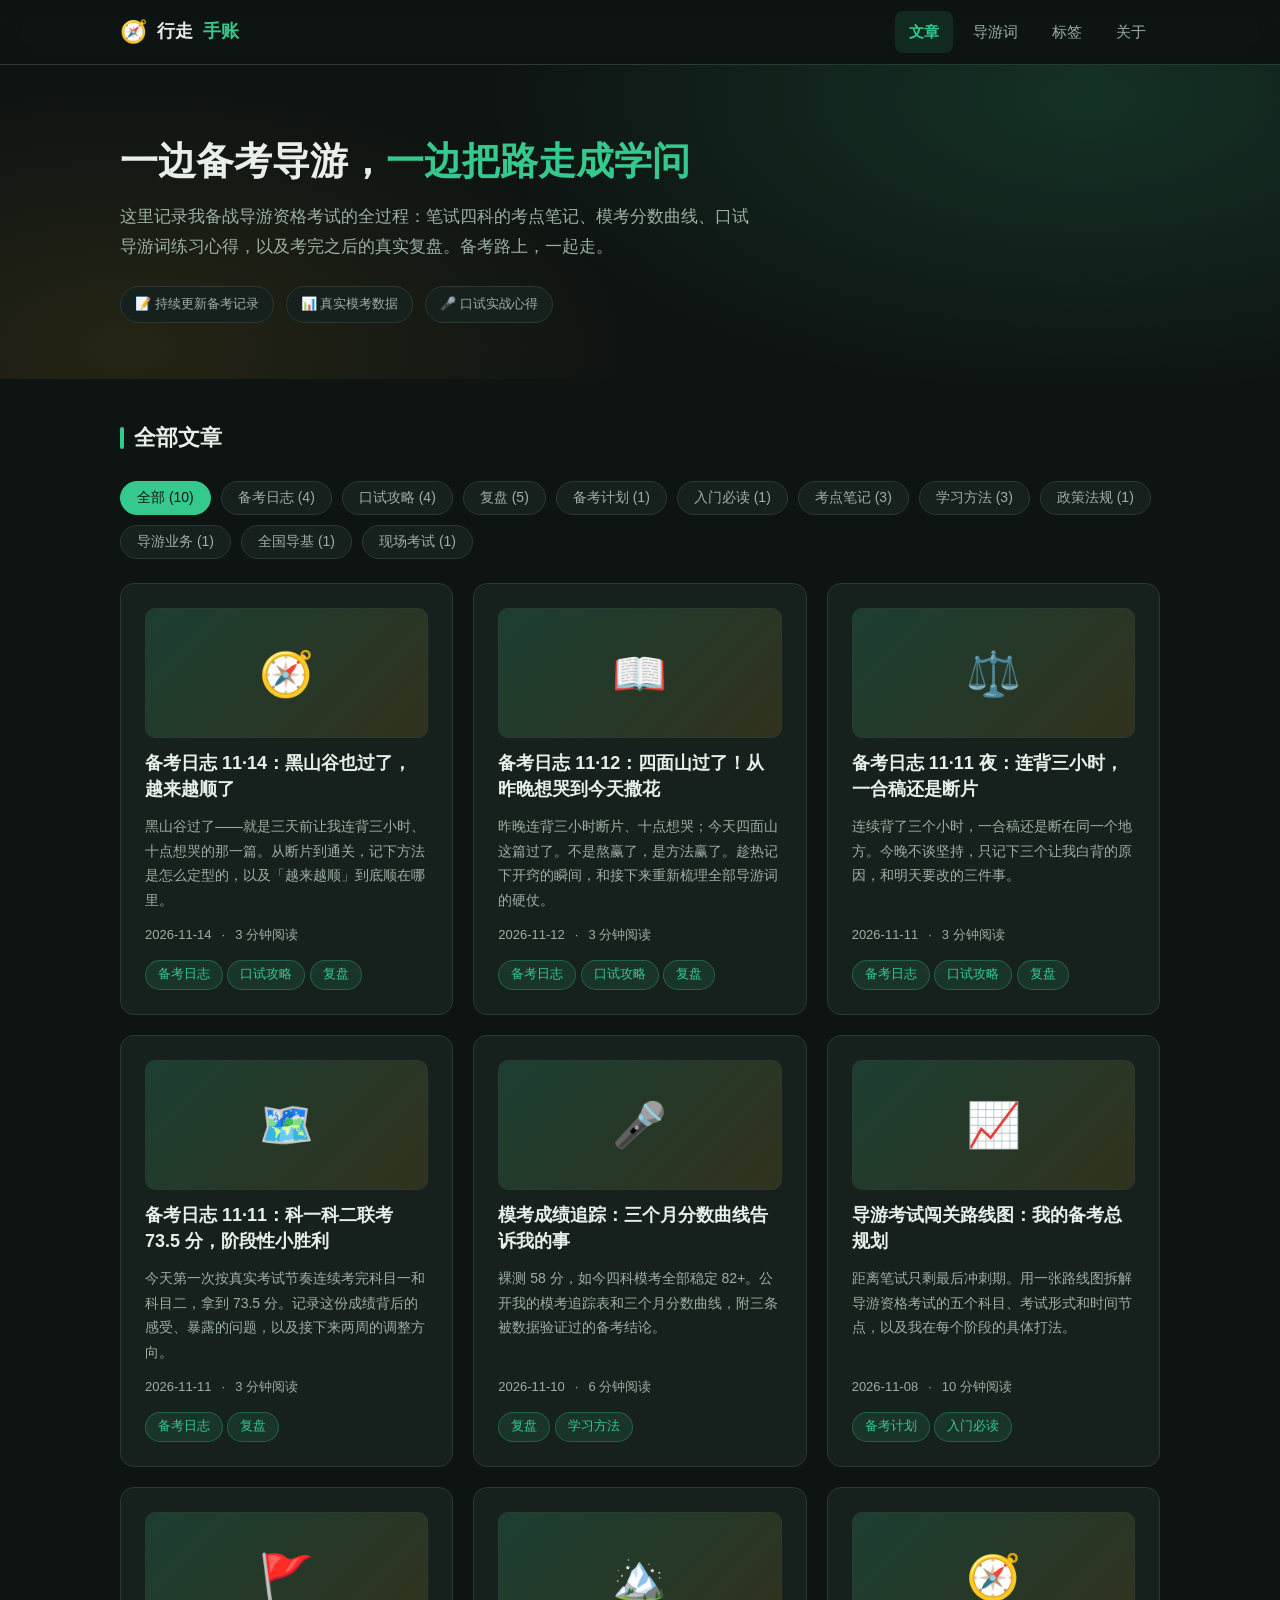
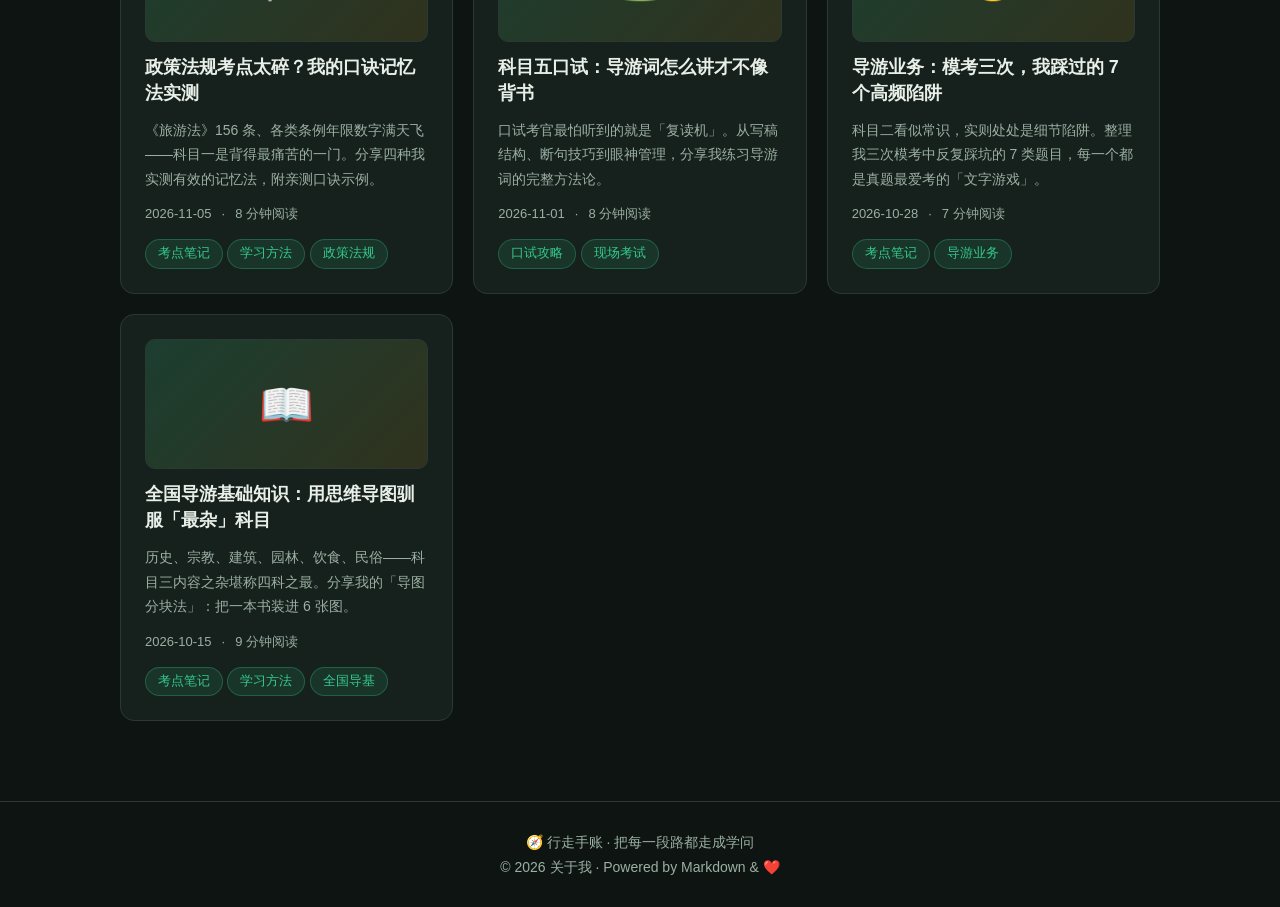
<file: index.html>
<!DOCTYPE html>
<html lang="zh-CN">
<head>
  <meta charset="UTF-8" />
  <meta name="viewport" content="width=device-width, initial-scale=1.0" />
  <title>行走的手账 · 导游考试备考记</title>
  <meta name="description" content="记录我的导游资格考试备考全过程：考点笔记、刷题数据、口试攻略与真实复盘。" />
  <link rel="stylesheet" href="assets/style.css" />
  <link rel="icon" href="data:image/svg+xml,<svg xmlns='http://www.w3.org/2000/svg' viewBox='0 0 100 100'><text y='.9em' font-size='90'>🧭</text></svg>" />
</head>
<body>
  <header class="site-header">
    <div class="container nav">
      <a class="logo" href="index.html"><span class="icon">🧭</span>行走<em>手账</em></a>
      <nav class="nav-links">
        <a href="index.html" class="active">文章</a>
        <a href="script.html">导游词</a>
        <a href="tags.html">标签</a>
        <a href="about.html">关于</a>
      </nav>
    </div>
  </header>

  <section class="hero">
    <div class="container">
      <h1>一边备考导游，<em>一边把路走成学问</em></h1>
      <p>这里记录我备战导游资格考试的全过程：笔试四科的考点笔记、模考分数曲线、口试导游词练习心得，以及考完之后的真实复盘。备考路上，一起走。</p>
      <div class="meta-row">
        <span class="chip">📝 持续更新备考记录</span>
        <span class="chip">📊 真实模考数据</span>
        <span class="chip">🎤 口试实战心得</span>
      </div>
    </div>
  </section>

  <main class="container">
    <h2 class="section-title">全部文章</h2>
    <div class="filter-bar" id="filterBar"></div>
    <div class="post-list" id="postList"></div>
  </main>

  <footer class="site-footer">
    <div class="container">
      <p>🧭 行走手账 · 把每一段路都走成学问</p>
      <p>© 2026 <a href="about.html">关于我</a> · Powered by Markdown &amp; ❤️</p>
    </div>
  </footer>

  <script src="assets/posts.js"></script>
  <script>
    const allTags = [...new Set(POSTS.flatMap(p => p.tags))];
    const filterBar = document.getElementById("filterBar");
    const postList = document.getElementById("postList");
    let activeTag = null;

    function tagCounts() {
      const m = {};
      POSTS.forEach(p => p.tags.forEach(t => m[t] = (m[t] || 0) + 1));
      return m;
    }

    function renderFilter() {
      const counts = tagCounts();
      filterBar.innerHTML =
        `<button class="filter-btn ${!activeTag ? "active" : ""}" data-tag="">全部 (${POSTS.length})</button>` +
        allTags.map(t =>
          `<button class="filter-btn ${activeTag === t ? "active" : ""}" data-tag="${t}">${t} (${counts[t] || 0})</button>`
        ).join("");
    }

    function renderList() {
      const list = POSTS
        .filter(p => !activeTag || p.tags.includes(activeTag))
        .sort((a, b) => b.date.localeCompare(a.date));
      const icons = ["🧭", "📖", "⚖️", "🗺️", "🎤", "📈", "🚩", "🏔️"];
      postList.innerHTML = list.length
        ? list.map((p, i) => `
          <article class="post-card">
            <div class="cover">${icons[i % icons.length]}</div>
            <h3><a href="post.html?id=${p.id}">${p.title}</a></h3>
            <p class="excerpt">${p.excerpt}</p>
            <div class="post-meta">
              <span>${p.date}</span><span>·</span><span>${p.readTime} 分钟阅读</span>
            </div>
            <div>${p.tags.map(t => `<a class="tag" href="tags.html?tag=${encodeURIComponent(t)}">${t}</a>`).join(" ")}</div>
          </article>`).join("")
        : `<p class="empty-tip">该分类下暂无文章 🍃</p>`;
    }

    filterBar.addEventListener("click", e => {
      const btn = e.target.closest(".filter-btn");
      if (!btn) return;
      activeTag = btn.dataset.tag || null;
      renderFilter(); renderList();
    });

    renderFilter(); renderList();
  </script>
</body>
</html>
</file>
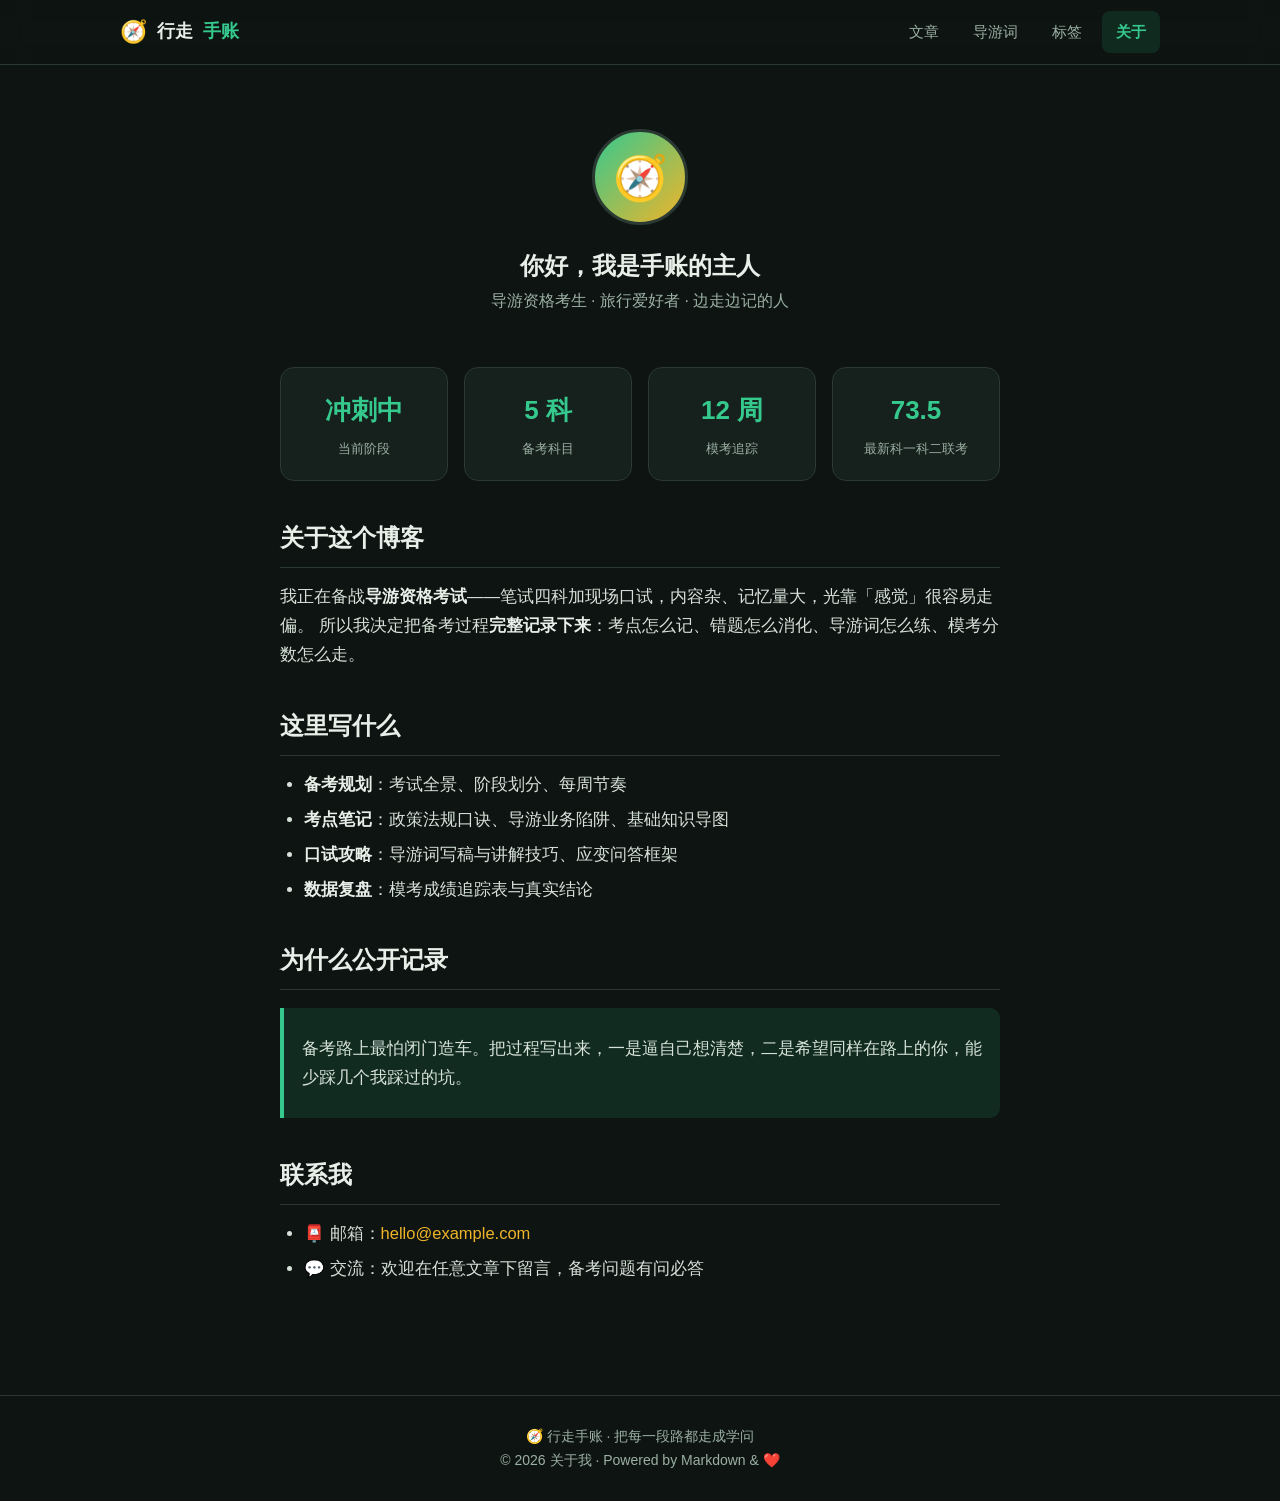
<file: about.html>
<!DOCTYPE html>
<html lang="zh-CN">
<head>
  <meta charset="UTF-8" />
  <meta name="viewport" content="width=device-width, initial-scale=1.0" />
  <title>关于我 · 行走手账</title>
  <link rel="stylesheet" href="assets/style.css" />
  <link rel="icon" href="data:image/svg+xml,<svg xmlns='http://www.w3.org/2000/svg' viewBox='0 0 100 100'><text y='.9em' font-size='90'>🧭</text></svg>" />
</head>
<body>
  <header class="site-header">
    <div class="container nav">
      <a class="logo" href="index.html"><span class="icon">🧭</span>行走<em>手账</em></a>
      <nav class="nav-links">
        <a href="index.html">文章</a>
        <a href="script.html">导游词</a>
        <a href="tags.html">标签</a>
        <a href="about.html" class="active">关于</a>
      </nav>
    </div>
  </header>

  <section class="about-hero">
    <div class="avatar">🧭</div>
    <h1>你好，我是手账的主人</h1>
    <p style="color: var(--text-dim);">导游资格考生 · 旅行爱好者 · 边走边记的人</p>
  </section>

  <main class="about-body">
    <div class="stat-grid">
      <div class="stat-card"><div class="num">冲刺中</div><div class="label">当前阶段</div></div>
      <div class="stat-card"><div class="num">5 科</div><div class="label">备考科目</div></div>
      <div class="stat-card"><div class="num">12 周</div><div class="label">模考追踪</div></div>
      <div class="stat-card"><div class="num">73.5</div><div class="label">最新科一科二联考</div></div>
    </div>

    <div class="markdown-body">
      <h2>关于这个博客</h2>
      <p>
        我正在备战<strong>导游资格考试</strong>——笔试四科加现场口试，内容杂、记忆量大，光靠「感觉」很容易走偏。
        所以我决定把备考过程<strong>完整记录下来</strong>：考点怎么记、错题怎么消化、导游词怎么练、模考分数怎么走。
      </p>
      <h2>这里写什么</h2>
      <ul>
        <li><strong>备考规划</strong>：考试全景、阶段划分、每周节奏</li>
        <li><strong>考点笔记</strong>：政策法规口诀、导游业务陷阱、基础知识导图</li>
        <li><strong>口试攻略</strong>：导游词写稿与讲解技巧、应变问答框架</li>
        <li><strong>数据复盘</strong>：模考成绩追踪表与真实结论</li>
      </ul>
      <h2>为什么公开记录</h2>
      <blockquote>
        <p>备考路上最怕闭门造车。把过程写出来，一是逼自己想清楚，二是希望同样在路上的你，能少踩几个我踩过的坑。</p>
      </blockquote>
      <h2>联系我</h2>
      <ul>
        <li>📮 邮箱：<a href="mailto:hello@example.com">hello@example.com</a></li>
        <li>💬 交流：欢迎在任意文章下留言，备考问题有问必答</li>
      </ul>
    </div>
  </main>

  <footer class="site-footer">
    <div class="container">
      <p>🧭 行走手账 · 把每一段路都走成学问</p>
      <p>© 2026 <a href="about.html">关于我</a> · Powered by Markdown &amp; ❤️</p>
    </div>
  </footer>
</body>
</html>
</file>
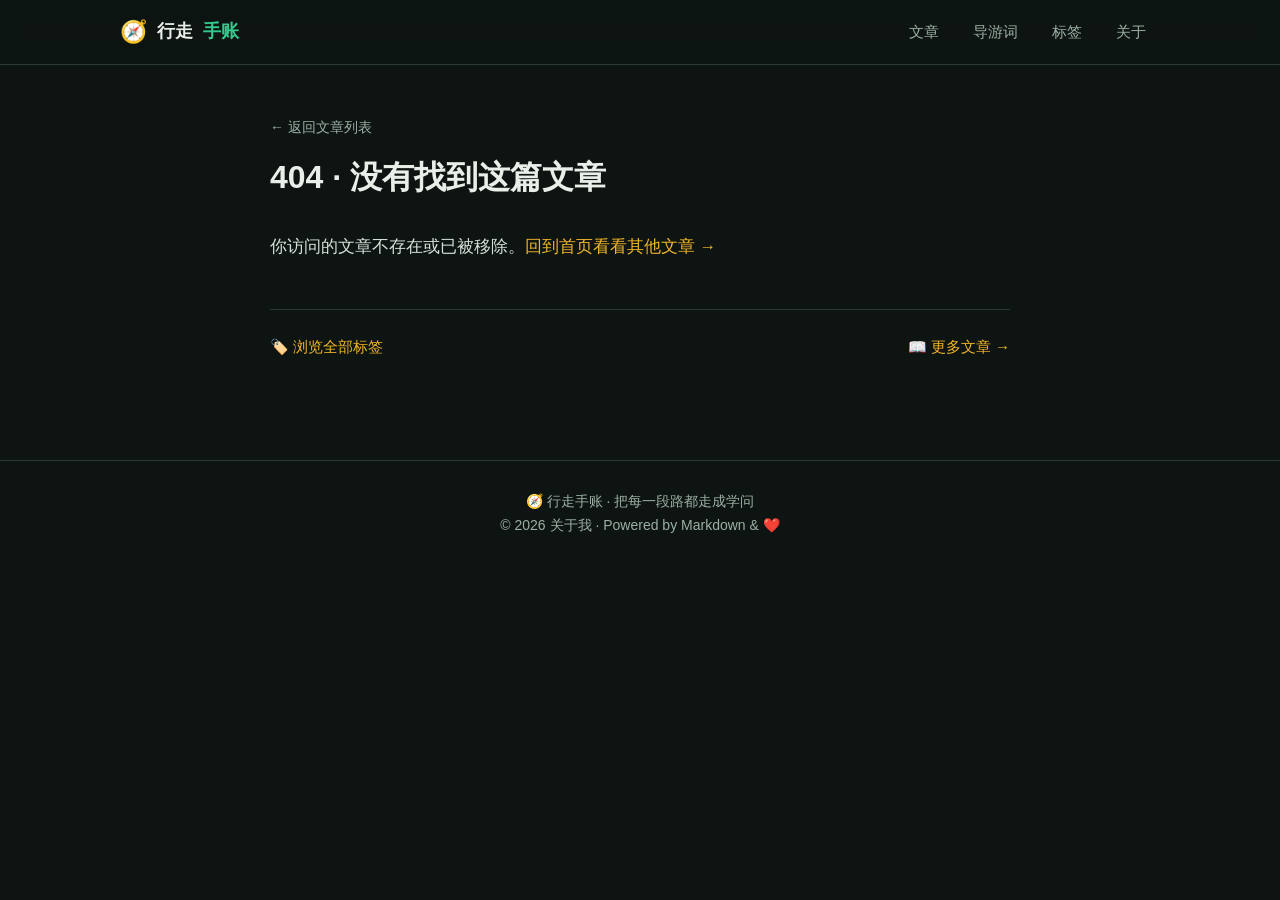
<file: post.html>
<!DOCTYPE html>
<html lang="zh-CN">
<head>
  <meta charset="UTF-8" />
  <meta name="viewport" content="width=device-width, initial-scale=1.0" />
  <title>文章详情 · 行走手账</title>
  <link rel="stylesheet" href="assets/style.css" />
  <link rel="icon" href="data:image/svg+xml,<svg xmlns='http://www.w3.org/2000/svg' viewBox='0 0 100 100'><text y='.9em' font-size='90'>🧭</text></svg>" />
</head>
<body>
  <header class="site-header">
    <div class="container nav">
      <a class="logo" href="index.html"><span class="icon">🧭</span>行走<em>手账</em></a>
      <nav class="nav-links">
        <a href="index.html">文章</a>
        <a href="script.html">导游词</a>
        <a href="tags.html">标签</a>
        <a href="about.html">关于</a>
      </nav>
    </div>
  </header>

  <main class="article-wrap">
    <a class="back-link" href="index.html">← 返回文章列表</a>
    <header class="article-header">
      <div class="post-meta" id="postMeta"></div>
      <h1 id="postTitle"></h1>
      <div id="postTags"></div>
    </header>
    <div class="markdown-body" id="postContent"></div>
    <footer class="article-footer">
      <a class="next-link" href="tags.html">🏷️ 浏览全部标签</a>
      <a class="next-link" href="index.html">📖 更多文章 →</a>
    </footer>
  </main>

  <footer class="site-footer">
    <div class="container">
      <p>🧭 行走手账 · 把每一段路都走成学问</p>
      <p>© 2026 <a href="about.html">关于我</a> · Powered by Markdown &amp; ❤️</p>
    </div>
  </footer>

  <script src="assets/marked.min.js"></script>
  <script src="assets/posts.js"></script>
  <script>
    const id = new URLSearchParams(location.search).get("id");
    const post = POSTS.find(p => p.id === id);

    if (!post) {
      document.getElementById("postTitle").textContent = "404 · 没有找到这篇文章";
      document.getElementById("postContent").innerHTML =
        `<p>你访问的文章不存在或已被移除。<a href="index.html">回到首页看看其他文章 →</a></p>`;
    } else {
      document.title = post.title + " · 行走手账";
      document.getElementById("postMeta").innerHTML =
        `<span>📅 ${post.date}</span><span>·</span><span>⏱️ ${post.readTime} 分钟阅读</span>`;
      document.getElementById("postTitle").textContent = post.title;
      document.getElementById("postTags").innerHTML =
        post.tags.map(t => `<a class="tag" href="tags.html?tag=${encodeURIComponent(t)}">${t}</a>`).join(" ");
      document.getElementById("postContent").innerHTML = marked.parse(post.content.trim());
    }
  </script>
</body>
</html>
</file>
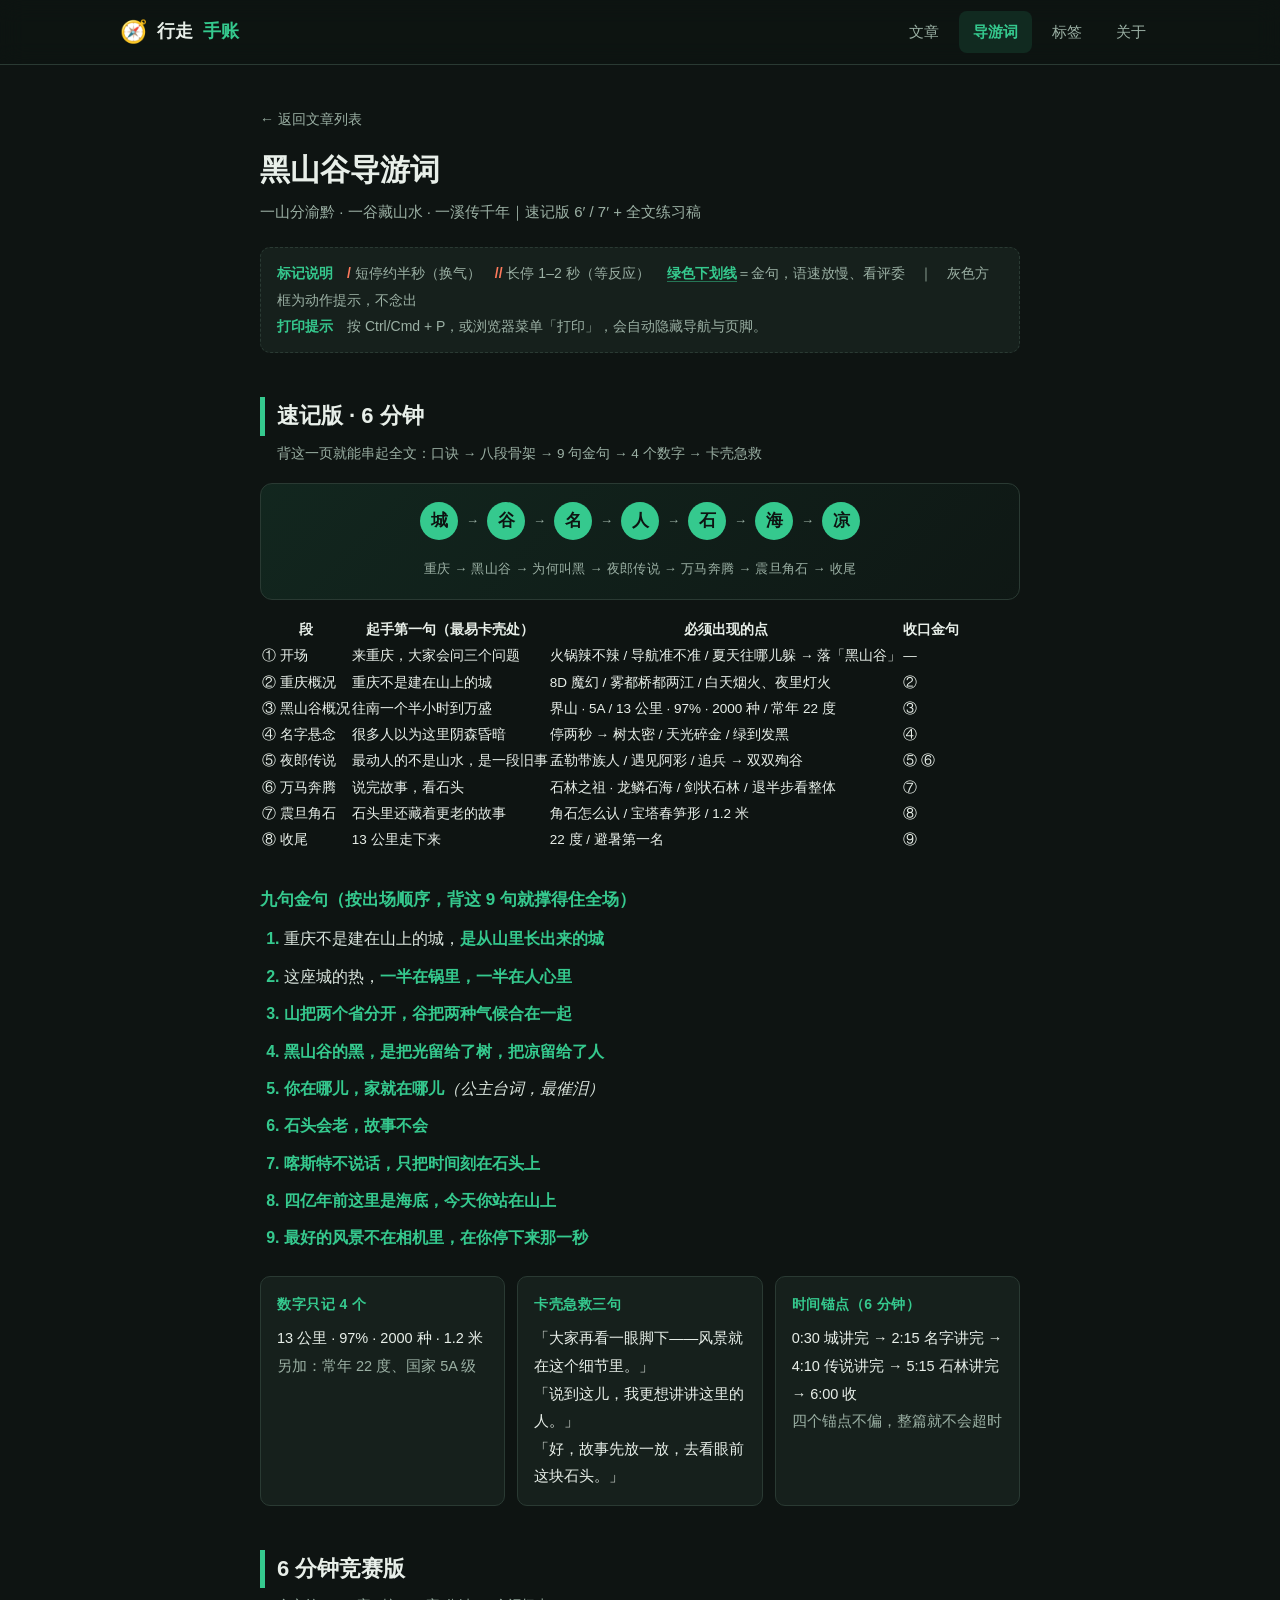
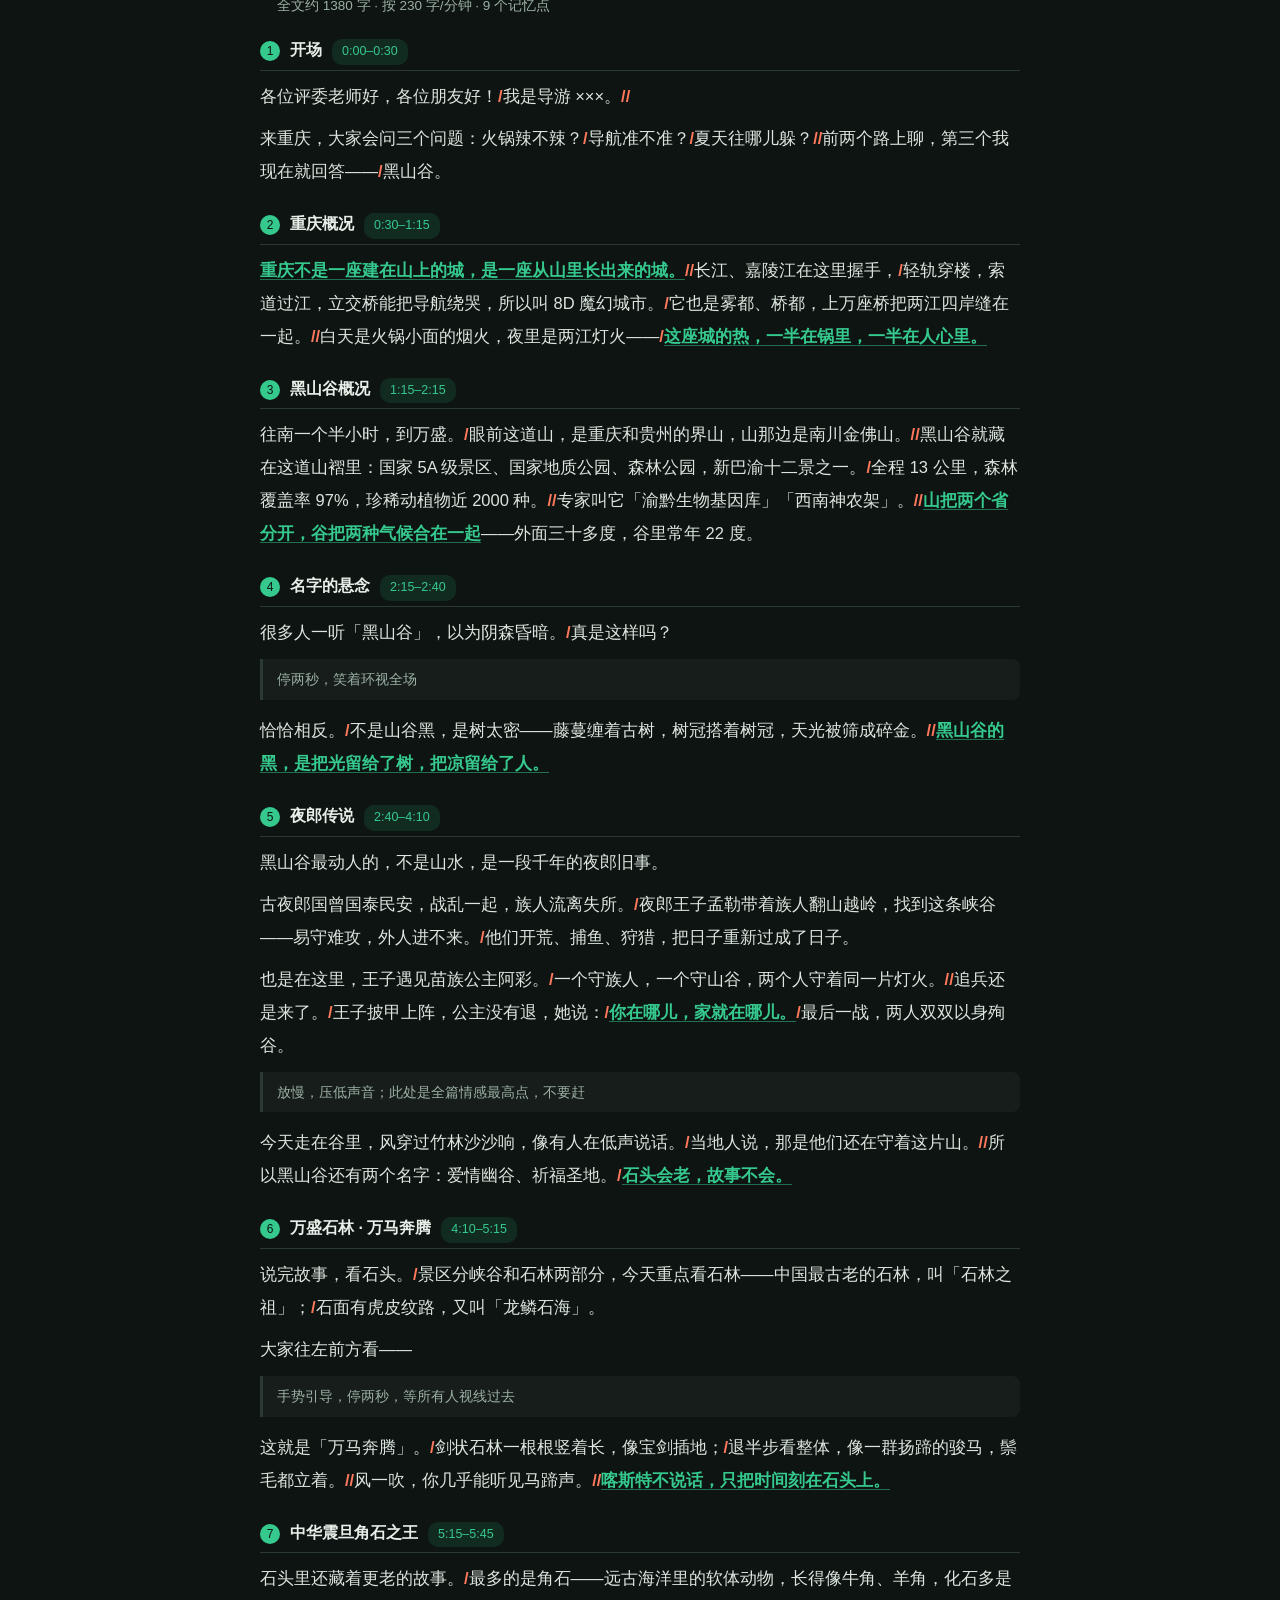
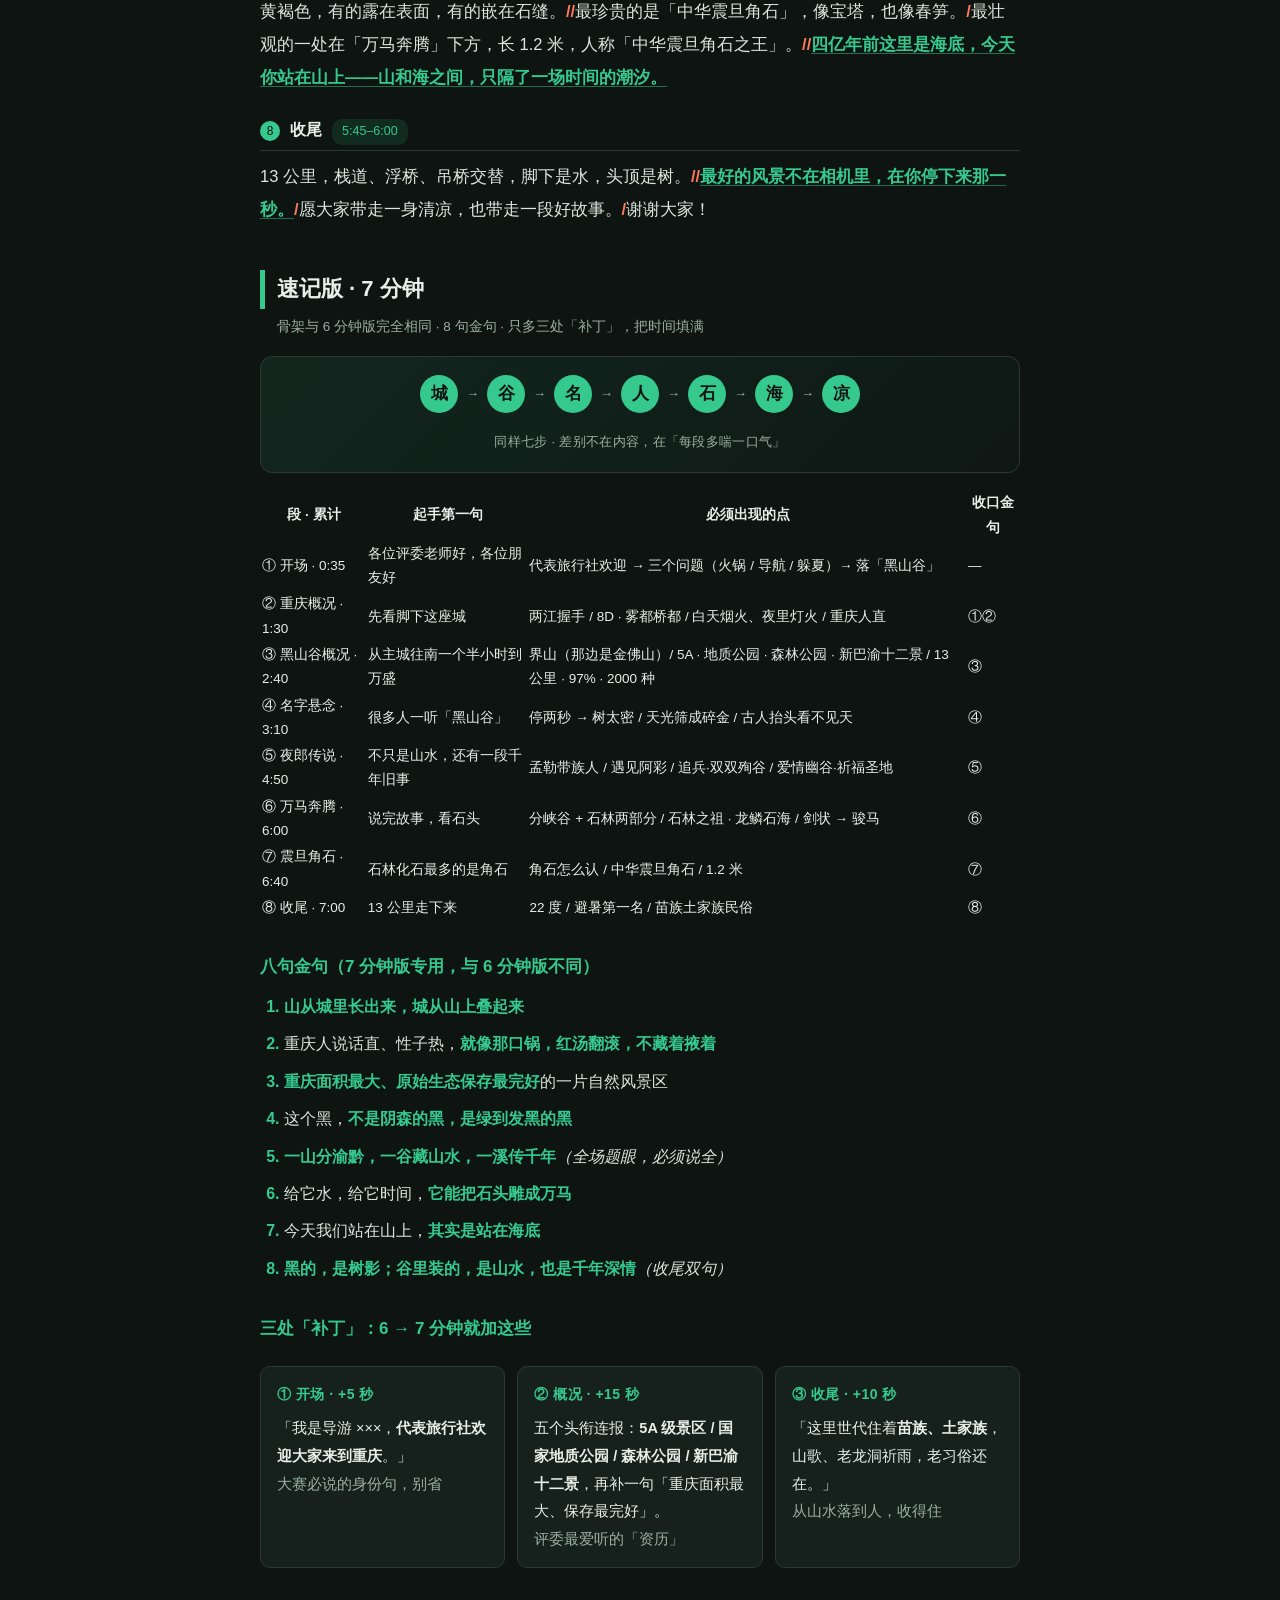
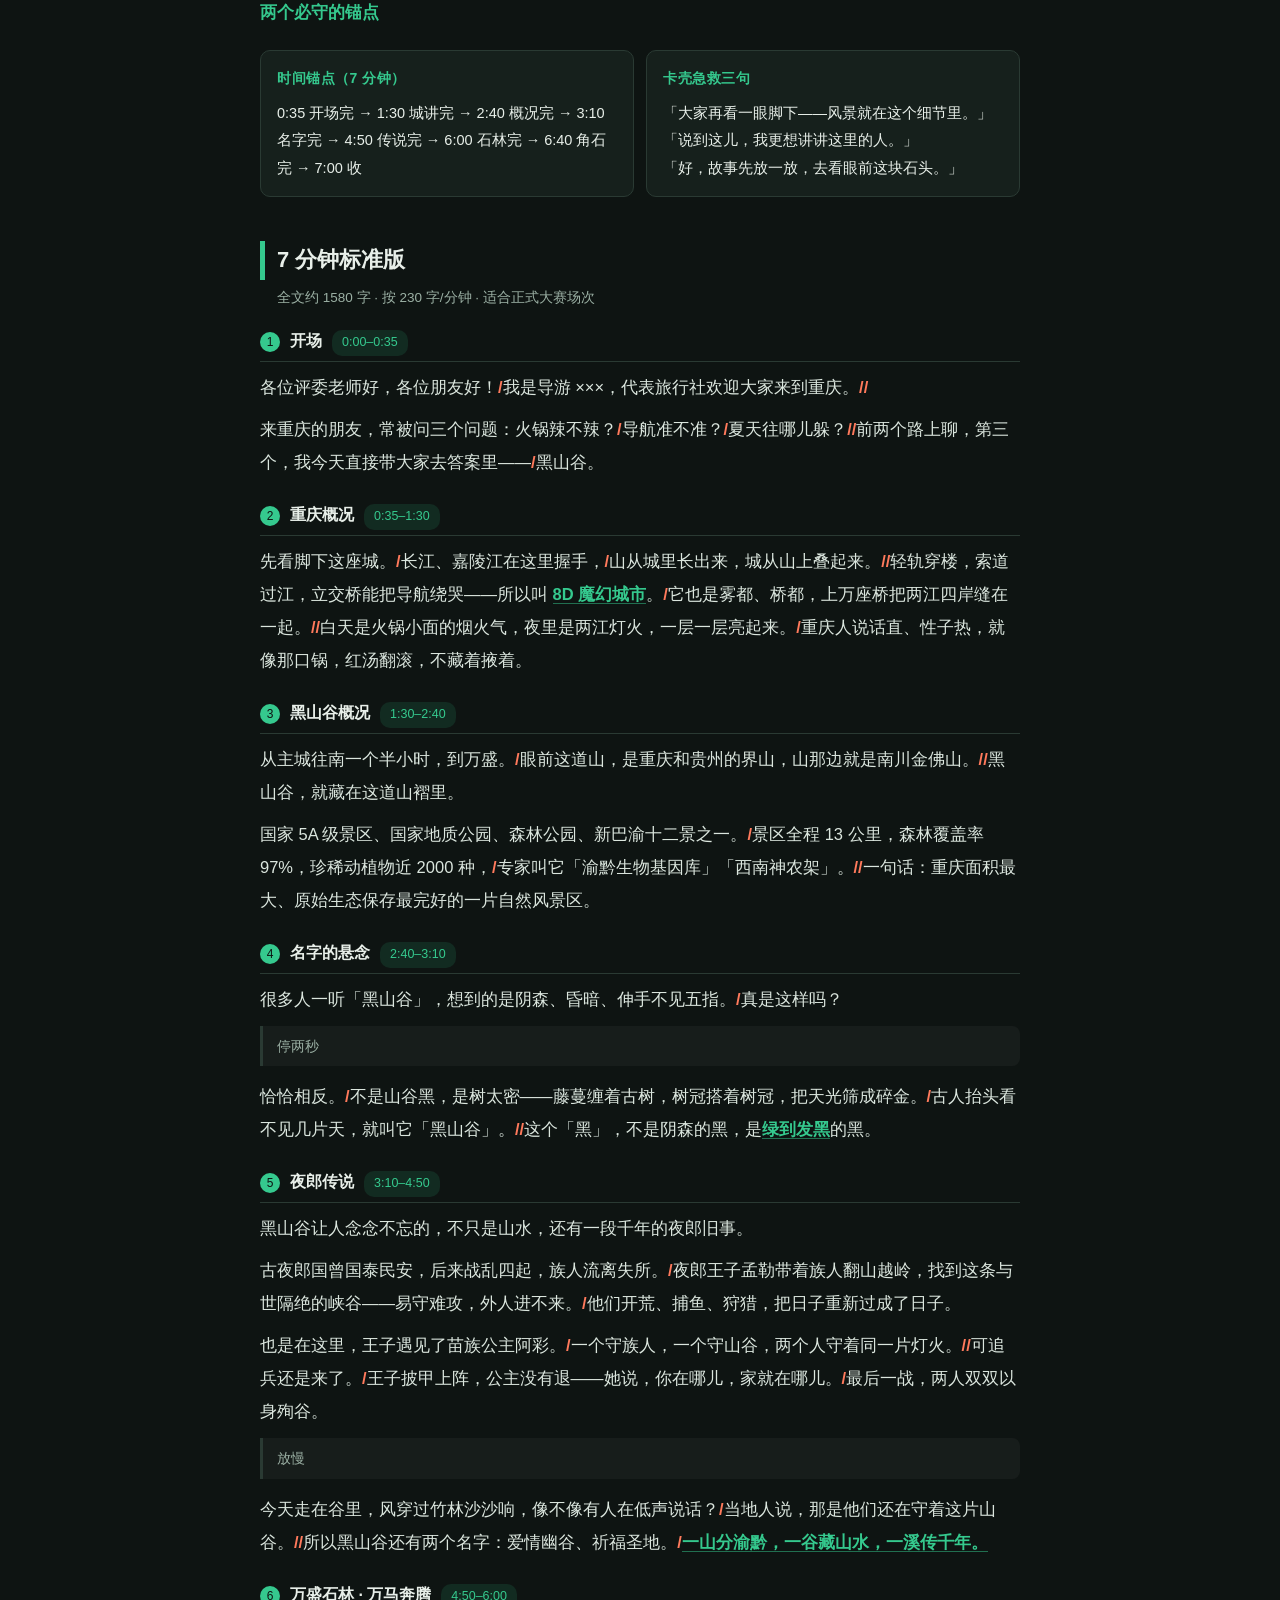
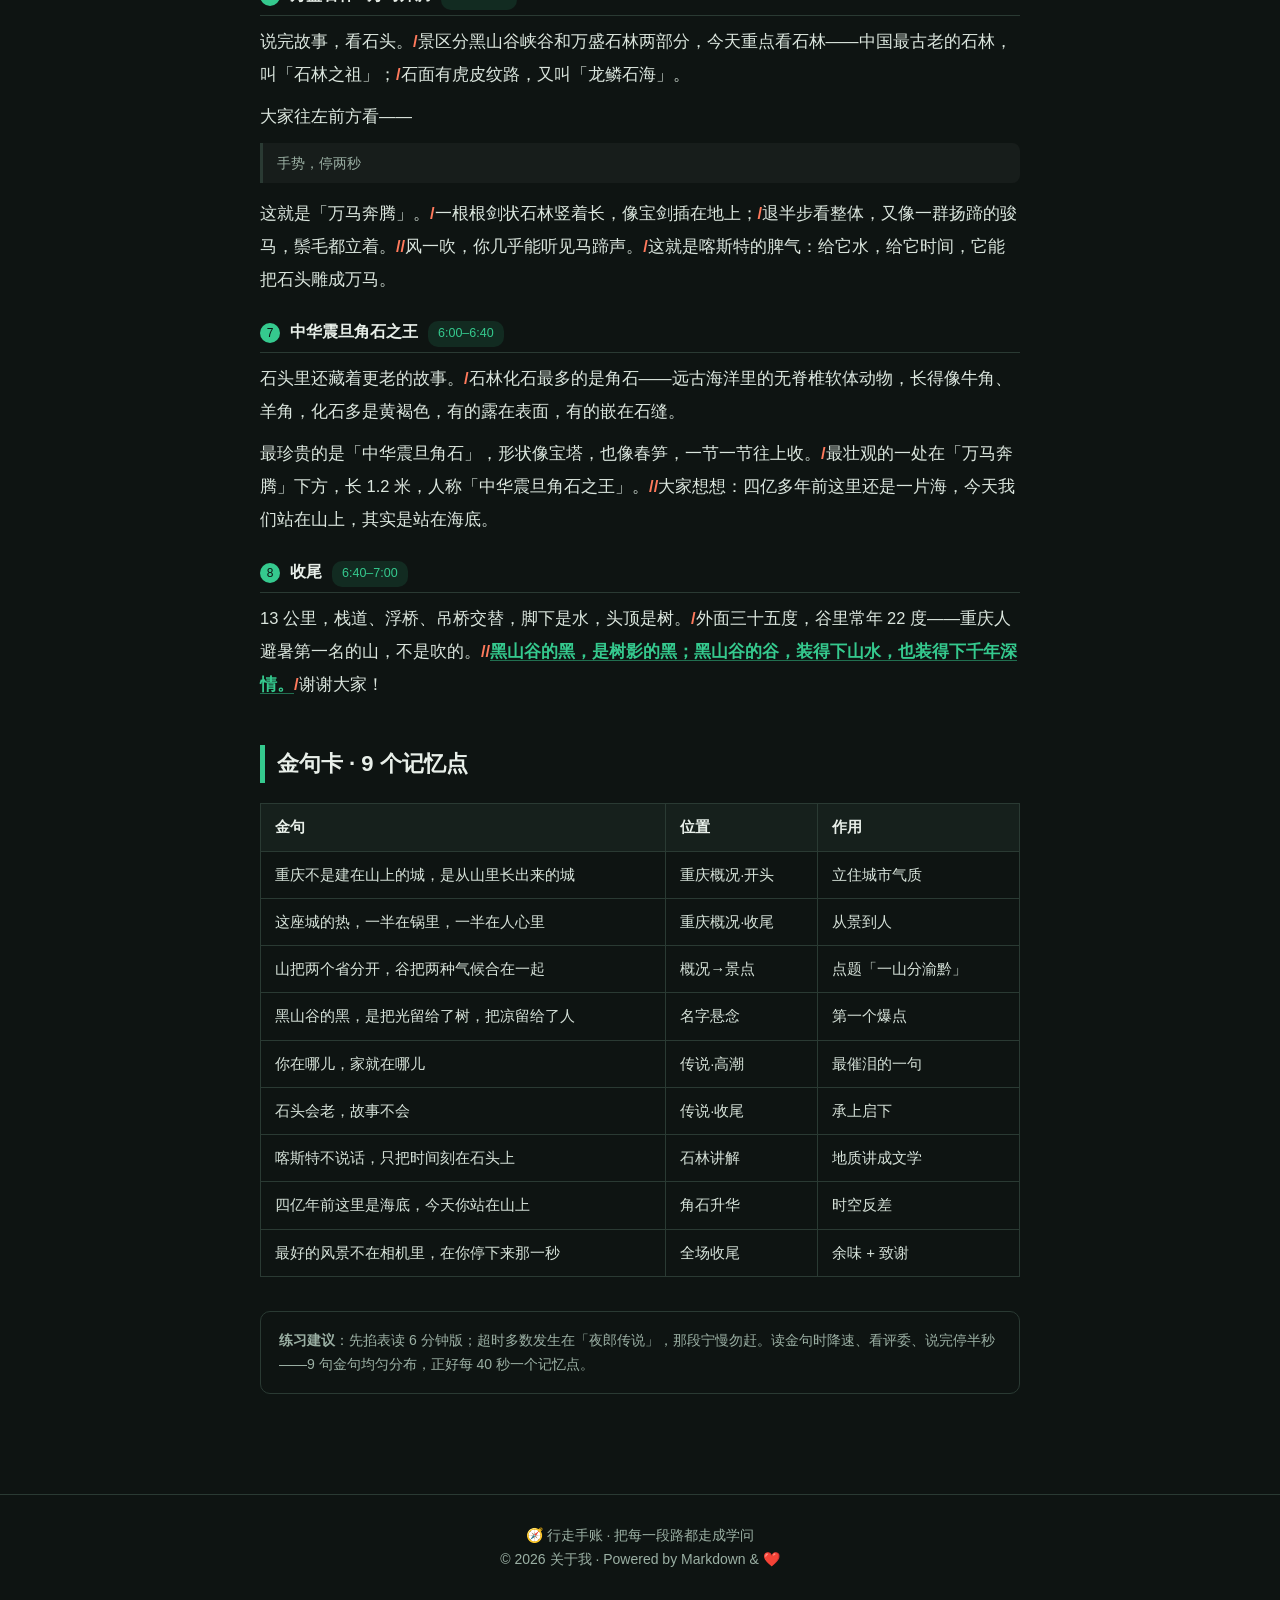
<file: script.html>
<!DOCTYPE html>
<html lang="zh-CN">
<head>
  <meta charset="UTF-8" />
  <meta name="viewport" content="width=device-width, initial-scale=1.0" />
  <title>黑山谷导游词 · 6分钟/7分钟练习稿 · 行走手账</title>
  <link rel="stylesheet" href="assets/style.css" />
  <link rel="icon" href="data:image/svg+xml,<svg xmlns='http://www.w3.org/2000/svg' viewBox='0 0 100 100'><text y='.9em' font-size='90'>🧭</text></svg>" />
  <style>
    .script-wrap { max-width: 800px; margin: 0 auto; padding: 40px 20px 80px; }
    .script-wrap h1 { font-size: 30px; line-height: 1.4; margin: 10px 0 8px; }
    .script-sub { color: var(--text-dim); font-size: 15px; margin-bottom: 8px; }
    .legend {
      background: var(--bg-card); border: 1px dashed var(--border); border-radius: 10px;
      padding: 12px 16px; font-size: 14px; color: var(--text-dim); margin: 22px 0 30px;
      line-height: 1.9;
    }
    .legend b { color: var(--accent); }
    .pause { color: #ff7a5c; font-weight: 700; }
    .gold { color: var(--accent); font-weight: 700; border-bottom: 1px solid rgba(53,201,142,.5); }
    .stage {
      background: rgba(255,255,255,.04); border-left: 3px solid var(--border);
      color: var(--text-dim); font-size: 14px; padding: 8px 14px; margin: 10px 0 14px;
      border-radius: 0 8px 8px 0;
    }
    .ver-title {
      font-size: 22px; margin: 44px 0 6px; padding-left: 12px;
      border-left: 5px solid var(--accent);
    }
    .ver-sub { color: var(--text-dim); font-size: 13.5px; margin: 0 0 18px 17px; }
    .sec { margin-bottom: 22px; }
    .sec-head {
      display: flex; align-items: baseline; gap: 10px; flex-wrap: wrap;
      border-bottom: 1px solid var(--border); padding-bottom: 5px; margin-bottom: 8px;
    }
    .sec-head .no {
      background: var(--accent); color: #0e1412; width: 20px; height: 20px;
      border-radius: 50%; font-size: 12px; text-align: center; line-height: 20px; flex: 0 0 20px;
    }
    .sec-head .name { font-weight: 700; font-size: 16px; }
    .sec-head .time { font-size: 12.5px; color: var(--accent); background: var(--accent-soft); padding: 2px 10px; border-radius: 10px; }
    .sec p { margin: 9px 0; font-size: 16.5px; line-height: 2.0; color: #dbe6de; }
    .tip-table { margin: 20px 0 30px; }
    .note {
      margin-top: 34px; padding: 16px 18px; border: 1px solid var(--border);
      border-radius: 10px; color: var(--text-dim); font-size: 14px;
    }
    /* 速记版 */
    .chain {
      display: flex; align-items: center; justify-content: center; flex-wrap: wrap;
      gap: 8px; margin: 8px 0 10px; padding: 18px 14px;
      background: linear-gradient(135deg, rgba(53,201,142,.10), rgba(53,201,142,.02));
      border: 1px solid var(--border); border-radius: 12px;
    }
    .chain b {
      width: 38px; height: 38px; line-height: 38px; text-align: center;
      border-radius: 50%; background: var(--accent); color: #0e1412;
      font-size: 17px; font-weight: 800;
    }
    .chain i { color: var(--text-dim); font-style: normal; font-size: 13px; }
    .chain-sub {
      flex: 1 0 100%; text-align: center; color: var(--text-dim);
      font-size: 13px; margin-top: 10px; letter-spacing: .3px;
    }
    .table-scroll { overflow-x: auto; -webkit-overflow-scrolling: touch; margin: 16px 0 8px; }
    .table-scroll table { min-width: 640px; }
    .table-scroll td, .table-scroll th { font-size: 13.5px; line-height: 1.8; }
    .mini-title { font-size: 17px; margin: 30px 0 10px; color: var(--accent); }
    .gold-list { margin: 8px 0 4px; padding-left: 24px; }
    .gold-list li { font-size: 16px; line-height: 1.9; margin: 7px 0; color: #dbe6de; }
    .gold-list li::marker { color: var(--accent); font-weight: 700; }
    .gold-list strong { color: var(--accent); }
    .quick-grid {
      display: grid; grid-template-columns: repeat(auto-fit, minmax(220px, 1fr));
      gap: 12px; margin: 22px 0 6px;
    }
    .qbox {
      background: var(--bg-card); border: 1px solid var(--border);
      border-radius: 10px; padding: 14px 16px; font-size: 14.5px; line-height: 1.9;
    }
    .qbox h4 { margin: 0 0 8px; font-size: 14px; color: var(--accent); letter-spacing: .5px; }
    .qbox em { font-style: normal; color: var(--text-dim); }
    @media print {
      body { background: #fff; color: #111; }
      .site-header, .site-footer, .print-hide { display: none !important; }
      .script-wrap { max-width: 100%; padding: 0; }
      .script-wrap h1, .sec-head .name, .ver-title { color: #111; }
      .sec p { color: #111; }
      .legend { background: #f7f7f7; color: #444; }
      .stage { background: #f5f5f5; color: #555; }
      .gold { color: #146c4b; border-bottom-color: #146c4b; }
      .pause { color: #b3261e; }
      .sec { page-break-inside: avoid; }
      .ver-title { page-break-before: always; }
      .chain { border-color: #ccc; background: #f7f7f7; }
      .chain b { background: #146c4b; color: #fff; }
      .gold-list strong, .gold-list li::marker, .mini-title { color: #146c4b; }
      .gold-list li { color: #111; }
      .qbox { border-color: #ccc; }
      .table-scroll { overflow: visible; }
      .table-scroll table { min-width: 0; }
      .quick-grid { page-break-inside: avoid; }
    }
  </style>
</head>
<body>
  <header class="site-header print-hide">
    <div class="container nav">
      <a class="logo" href="index.html"><span class="icon">🧭</span>行走<em>手账</em></a>
      <nav class="nav-links">
        <a href="index.html">文章</a>
        <a href="script.html" class="active">导游词</a>
        <a href="tags.html">标签</a>
        <a href="about.html">关于</a>
      </nav>
    </div>
  </header>

  <main class="script-wrap">
    <a class="back-link print-hide" href="index.html">← 返回文章列表</a>
    <h1 style="margin-top:16px;">黑山谷导游词</h1>
    <p class="script-sub">一山分渝黔 · 一谷藏山水 · 一溪传千年｜速记版 6′ / 7′ + 全文练习稿</p>

    <div class="legend print-hide">
      <b>标记说明</b>　<span class="pause">/</span> 短停约半秒（换气）　<span class="pause">//</span> 长停 1–2 秒（等反应）　
      <span class="gold">绿色下划线</span>＝金句，语速放慢、看评委　｜　灰色方框为动作提示，不念出<br>
      <b>打印提示</b>　按 Ctrl/Cmd + P，或浏览器菜单「打印」，会自动隐藏导航与页脚。
    </div>

    <!-- 速记版 -->
    <h2 class="ver-title" id="quick">速记版 · 6 分钟</h2>
    <p class="ver-sub">背这一页就能串起全文：口诀 → 八段骨架 → 9 句金句 → 4 个数字 → 卡壳急救</p>

    <div class="chain">
      <b>城</b><i>→</i><b>谷</b><i>→</i><b>名</b><i>→</i><b>人</b><i>→</i><b>石</b><i>→</i><b>海</b><i>→</i><b>凉</b>
      <div class="chain-sub">重庆 → 黑山谷 → 为何叫黑 → 夜郎传说 → 万马奔腾 → 震旦角石 → 收尾</div>
    </div>

    <div class="table-scroll">
      <table>
        <tr><th>段</th><th>起手第一句（最易卡壳处）</th><th>必须出现的点</th><th>收口金句</th></tr>
        <tr><td>① 开场</td><td>来重庆，大家会问三个问题</td><td>火锅辣不辣 / 导航准不准 / 夏天往哪儿躲 → 落「黑山谷」</td><td>—</td></tr>
        <tr><td>② 重庆概况</td><td>重庆不是建在山上的城</td><td>8D 魔幻 / 雾都桥都两江 / 白天烟火、夜里灯火</td><td>②</td></tr>
        <tr><td>③ 黑山谷概况</td><td>往南一个半小时到万盛</td><td>界山 · 5A / 13 公里 · 97% · 2000 种 / 常年 22 度</td><td>③</td></tr>
        <tr><td>④ 名字悬念</td><td>很多人以为这里阴森昏暗</td><td>停两秒 → 树太密 / 天光碎金 / 绿到发黑</td><td>④</td></tr>
        <tr><td>⑤ 夜郎传说</td><td>最动人的不是山水，是一段旧事</td><td>孟勒带族人 / 遇见阿彩 / 追兵 → 双双殉谷</td><td>⑤ ⑥</td></tr>
        <tr><td>⑥ 万马奔腾</td><td>说完故事，看石头</td><td>石林之祖 · 龙鳞石海 / 剑状石林 / 退半步看整体</td><td>⑦</td></tr>
        <tr><td>⑦ 震旦角石</td><td>石头里还藏着更老的故事</td><td>角石怎么认 / 宝塔春笋形 / 1.2 米</td><td>⑧</td></tr>
        <tr><td>⑧ 收尾</td><td>13 公里走下来</td><td>22 度 / 避暑第一名</td><td>⑨</td></tr>
      </table>
    </div>

    <h3 class="mini-title">九句金句（按出场顺序，背这 9 句就撑得住全场）</h3>
    <ol class="gold-list">
      <li>重庆不是建在山上的城，<strong>是从山里长出来的城</strong></li>
      <li>这座城的热，<strong>一半在锅里，一半在人心里</strong></li>
      <li><strong>山把两个省分开，谷把两种气候合在一起</strong></li>
      <li><strong>黑山谷的黑，是把光留给了树，把凉留给了人</strong></li>
      <li><strong>你在哪儿，家就在哪儿</strong><em>（公主台词，最催泪）</em></li>
      <li><strong>石头会老，故事不会</strong></li>
      <li><strong>喀斯特不说话，只把时间刻在石头上</strong></li>
      <li><strong>四亿年前这里是海底，今天你站在山上</strong></li>
      <li><strong>最好的风景不在相机里，在你停下来那一秒</strong></li>
    </ol>

    <div class="quick-grid">
      <div class="qbox">
        <h4>数字只记 4 个</h4>
        13 公里 · 97% · 2000 种 · 1.2 米<br>
        <em>另加：常年 22 度、国家 5A 级</em>
      </div>
      <div class="qbox">
        <h4>卡壳急救三句</h4>
        「大家再看一眼脚下——风景就在这个细节里。」<br>
        「说到这儿，我更想讲讲这里的人。」<br>
        「好，故事先放一放，去看眼前这块石头。」
      </div>
      <div class="qbox">
        <h4>时间锚点（6 分钟）</h4>
        0:30 城讲完 → 2:15 名字讲完 → 4:10 传说讲完 → 5:15 石林讲完 → 6:00 收<br>
        <em>四个锚点不偏，整篇就不会超时</em>
      </div>
    </div>

    <!-- 6 分钟版 -->
    <h2 class="ver-title">6 分钟竞赛版</h2>
    <p class="ver-sub">全文约 1380 字 · 按 230 字/分钟 · 9 个记忆点</p>

    <div class="sec">
      <div class="sec-head"><span class="no">1</span><span class="name">开场</span><span class="time">0:00–0:30</span></div>
      <p>各位评委老师好，各位朋友好！<span class="pause">/</span>我是导游 ×××。<span class="pause">//</span></p>
      <p>来重庆，大家会问三个问题：火锅辣不辣？<span class="pause">/</span>导航准不准？<span class="pause">/</span>夏天往哪儿躲？<span class="pause">//</span>前两个路上聊，第三个我现在就回答——<span class="pause">/</span>黑山谷。</p>
    </div>

    <div class="sec">
      <div class="sec-head"><span class="no">2</span><span class="name">重庆概况</span><span class="time">0:30–1:15</span></div>
      <p><span class="gold">重庆不是一座建在山上的城，是一座从山里长出来的城。</span><span class="pause">//</span>长江、嘉陵江在这里握手，<span class="pause">/</span>轻轨穿楼，索道过江，立交桥能把导航绕哭，所以叫 8D 魔幻城市。<span class="pause">/</span>它也是雾都、桥都，上万座桥把两江四岸缝在一起。<span class="pause">//</span>白天是火锅小面的烟火，夜里是两江灯火——<span class="pause">/</span><span class="gold">这座城的热，一半在锅里，一半在人心里。</span></p>
    </div>

    <div class="sec">
      <div class="sec-head"><span class="no">3</span><span class="name">黑山谷概况</span><span class="time">1:15–2:15</span></div>
      <p>往南一个半小时，到万盛。<span class="pause">/</span>眼前这道山，是重庆和贵州的界山，山那边是南川金佛山。<span class="pause">//</span>黑山谷就藏在这道山褶里：国家 5A 级景区、国家地质公园、森林公园，新巴渝十二景之一。<span class="pause">/</span>全程 13 公里，森林覆盖率 97%，珍稀动植物近 2000 种。<span class="pause">//</span>专家叫它「渝黔生物基因库」「西南神农架」。<span class="pause">//</span><span class="gold">山把两个省分开，谷把两种气候合在一起</span>——外面三十多度，谷里常年 22 度。</p>
    </div>

    <div class="sec">
      <div class="sec-head"><span class="no">4</span><span class="name">名字的悬念</span><span class="time">2:15–2:40</span></div>
      <p>很多人一听「黑山谷」，以为阴森昏暗。<span class="pause">/</span>真是这样吗？</p>
      <div class="stage">停两秒，笑着环视全场</div>
      <p>恰恰相反。<span class="pause">/</span>不是山谷黑，是树太密——藤蔓缠着古树，树冠搭着树冠，天光被筛成碎金。<span class="pause">//</span><span class="gold">黑山谷的黑，是把光留给了树，把凉留给了人。</span></p>
    </div>

    <div class="sec">
      <div class="sec-head"><span class="no">5</span><span class="name">夜郎传说</span><span class="time">2:40–4:10</span></div>
      <p>黑山谷最动人的，不是山水，是一段千年的夜郎旧事。</p>
      <p>古夜郎国曾国泰民安，战乱一起，族人流离失所。<span class="pause">/</span>夜郎王子孟勒带着族人翻山越岭，找到这条峡谷——易守难攻，外人进不来。<span class="pause">/</span>他们开荒、捕鱼、狩猎，把日子重新过成了日子。</p>
      <p>也是在这里，王子遇见苗族公主阿彩。<span class="pause">/</span>一个守族人，一个守山谷，两个人守着同一片灯火。<span class="pause">//</span>追兵还是来了。<span class="pause">/</span>王子披甲上阵，公主没有退，她说：<span class="pause">/</span><span class="gold">你在哪儿，家就在哪儿。</span><span class="pause">/</span>最后一战，两人双双以身殉谷。</p>
      <div class="stage">放慢，压低声音；此处是全篇情感最高点，不要赶</div>
      <p>今天走在谷里，风穿过竹林沙沙响，像有人在低声说话。<span class="pause">/</span>当地人说，那是他们还在守着这片山。<span class="pause">//</span>所以黑山谷还有两个名字：爱情幽谷、祈福圣地。<span class="pause">/</span><span class="gold">石头会老，故事不会。</span></p>
    </div>

    <div class="sec">
      <div class="sec-head"><span class="no">6</span><span class="name">万盛石林 · 万马奔腾</span><span class="time">4:10–5:15</span></div>
      <p>说完故事，看石头。<span class="pause">/</span>景区分峡谷和石林两部分，今天重点看石林——中国最古老的石林，叫「石林之祖」；<span class="pause">/</span>石面有虎皮纹路，又叫「龙鳞石海」。</p>
      <p>大家往左前方看——</p>
      <div class="stage">手势引导，停两秒，等所有人视线过去</div>
      <p>这就是「万马奔腾」。<span class="pause">/</span>剑状石林一根根竖着长，像宝剑插地；<span class="pause">/</span>退半步看整体，像一群扬蹄的骏马，鬃毛都立着。<span class="pause">//</span>风一吹，你几乎能听见马蹄声。<span class="pause">//</span><span class="gold">喀斯特不说话，只把时间刻在石头上。</span></p>
    </div>

    <div class="sec">
      <div class="sec-head"><span class="no">7</span><span class="name">中华震旦角石之王</span><span class="time">5:15–5:45</span></div>
      <p>石头里还藏着更老的故事。<span class="pause">/</span>最多的是角石——远古海洋里的软体动物，长得像牛角、羊角，化石多是黄褐色，有的露在表面，有的嵌在石缝。<span class="pause">//</span>最珍贵的是「中华震旦角石」，像宝塔，也像春笋。<span class="pause">/</span>最壮观的一处在「万马奔腾」下方，长 1.2 米，人称「中华震旦角石之王」。<span class="pause">//</span><span class="gold">四亿年前这里是海底，今天你站在山上——山和海之间，只隔了一场时间的潮汐。</span></p>
    </div>

    <div class="sec">
      <div class="sec-head"><span class="no">8</span><span class="name">收尾</span><span class="time">5:45–6:00</span></div>
      <p>13 公里，栈道、浮桥、吊桥交替，脚下是水，头顶是树。<span class="pause">//</span><span class="gold">最好的风景不在相机里，在你停下来那一秒。</span><span class="pause">/</span>愿大家带走一身清凉，也带走一段好故事。<span class="pause">/</span>谢谢大家！</p>
    </div>

    <!-- 7 分钟速记版 -->
    <h2 class="ver-title" id="quick7">速记版 · 7 分钟</h2>
    <p class="ver-sub">骨架与 6 分钟版完全相同 · 8 句金句 · 只多三处「补丁」，把时间填满</p>

    <div class="chain">
      <b>城</b><i>→</i><b>谷</b><i>→</i><b>名</b><i>→</i><b>人</b><i>→</i><b>石</b><i>→</i><b>海</b><i>→</i><b>凉</b>
      <div class="chain-sub">同样七步 · 差别不在内容，在「每段多喘一口气」</div>
    </div>

    <div class="table-scroll">
      <table>
        <tr><th>段 · 累计</th><th>起手第一句</th><th>必须出现的点</th><th>收口金句</th></tr>
        <tr><td>① 开场 · 0:35</td><td>各位评委老师好，各位朋友好</td><td>代表旅行社欢迎 → 三个问题（火锅 / 导航 / 躲夏）→ 落「黑山谷」</td><td>—</td></tr>
        <tr><td>② 重庆概况 · 1:30</td><td>先看脚下这座城</td><td>两江握手 / 8D · 雾都桥都 / 白天烟火、夜里灯火 / 重庆人直</td><td>①②</td></tr>
        <tr><td>③ 黑山谷概况 · 2:40</td><td>从主城往南一个半小时到万盛</td><td>界山（那边是金佛山）/ 5A · 地质公园 · 森林公园 · 新巴渝十二景 / 13 公里 · 97% · 2000 种</td><td>③</td></tr>
        <tr><td>④ 名字悬念 · 3:10</td><td>很多人一听「黑山谷」</td><td>停两秒 → 树太密 / 天光筛成碎金 / 古人抬头看不见天</td><td>④</td></tr>
        <tr><td>⑤ 夜郎传说 · 4:50</td><td>不只是山水，还有一段千年旧事</td><td>孟勒带族人 / 遇见阿彩 / 追兵·双双殉谷 / 爱情幽谷·祈福圣地</td><td>⑤</td></tr>
        <tr><td>⑥ 万马奔腾 · 6:00</td><td>说完故事，看石头</td><td>分峡谷 + 石林两部分 / 石林之祖 · 龙鳞石海 / 剑状 → 骏马</td><td>⑥</td></tr>
        <tr><td>⑦ 震旦角石 · 6:40</td><td>石林化石最多的是角石</td><td>角石怎么认 / 中华震旦角石 / 1.2 米</td><td>⑦</td></tr>
        <tr><td>⑧ 收尾 · 7:00</td><td>13 公里走下来</td><td>22 度 / 避暑第一名 / 苗族土家族民俗</td><td>⑧</td></tr>
      </table>
    </div>

    <h3 class="mini-title">八句金句（7 分钟版专用，与 6 分钟版不同）</h3>
    <ol class="gold-list">
      <li><strong>山从城里长出来，城从山上叠起来</strong></li>
      <li>重庆人说话直、性子热，<strong>就像那口锅，红汤翻滚，不藏着掖着</strong></li>
      <li><strong>重庆面积最大、原始生态保存最完好</strong>的一片自然风景区</li>
      <li>这个黑，<strong>不是阴森的黑，是绿到发黑的黑</strong></li>
      <li><strong>一山分渝黔，一谷藏山水，一溪传千年</strong><em>（全场题眼，必须说全）</em></li>
      <li>给它水，给它时间，<strong>它能把石头雕成万马</strong></li>
      <li>今天我们站在山上，<strong>其实是站在海底</strong></li>
      <li><strong>黑的，是树影；谷里装的，是山水，也是千年深情</strong><em>（收尾双句）</em></li>
    </ol>

    <h3 class="mini-title">三处「补丁」：6 → 7 分钟就加这些</h3>
    <div class="quick-grid">
      <div class="qbox">
        <h4>① 开场 · +5 秒</h4>
        「我是导游 ×××，<strong>代表旅行社欢迎大家来到重庆</strong>。」<br>
        <em>大赛必说的身份句，别省</em>
      </div>
      <div class="qbox">
        <h4>② 概况 · +15 秒</h4>
        五个头衔连报：<strong>5A 级景区 / 国家地质公园 / 森林公园 / 新巴渝十二景</strong>，再补一句「重庆面积最大、保存最完好」。<br>
        <em>评委最爱听的「资历」</em>
      </div>
      <div class="qbox">
        <h4>③ 收尾 · +10 秒</h4>
        「这里世代住着<strong>苗族、土家族</strong>，山歌、老龙洞祈雨，老习俗还在。」<br>
        <em>从山水落到人，收得住</em>
      </div>
    </div>

    <h3 class="mini-title">两个必守的锚点</h3>
    <div class="quick-grid">
      <div class="qbox">
        <h4>时间锚点（7 分钟）</h4>
        0:35 开场完 → 1:30 城讲完 → 2:40 概况完 → 3:10 名字完 → 4:50 传说完 → 6:00 石林完 → 6:40 角石完 → 7:00 收
      </div>
      <div class="qbox">
        <h4>卡壳急救三句</h4>
        「大家再看一眼脚下——风景就在这个细节里。」<br>
        「说到这儿，我更想讲讲这里的人。」<br>
        「好，故事先放一放，去看眼前这块石头。」
      </div>
    </div>

    <!-- 7 分钟版 -->
    <h2 class="ver-title">7 分钟标准版</h2>
    <p class="ver-sub">全文约 1580 字 · 按 230 字/分钟 · 适合正式大赛场次</p>

    <div class="sec">
      <div class="sec-head"><span class="no">1</span><span class="name">开场</span><span class="time">0:00–0:35</span></div>
      <p>各位评委老师好，各位朋友好！<span class="pause">/</span>我是导游 ×××，代表旅行社欢迎大家来到重庆。<span class="pause">//</span></p>
      <p>来重庆的朋友，常被问三个问题：火锅辣不辣？<span class="pause">/</span>导航准不准？<span class="pause">/</span>夏天往哪儿躲？<span class="pause">//</span>前两个路上聊，第三个，我今天直接带大家去答案里——<span class="pause">/</span>黑山谷。</p>
    </div>

    <div class="sec">
      <div class="sec-head"><span class="no">2</span><span class="name">重庆概况</span><span class="time">0:35–1:30</span></div>
      <p>先看脚下这座城。<span class="pause">/</span>长江、嘉陵江在这里握手，<span class="pause">/</span>山从城里长出来，城从山上叠起来。<span class="pause">//</span>轻轨穿楼，索道过江，立交桥能把导航绕哭——所以叫 <span class="gold">8D 魔幻城市</span>。<span class="pause">/</span>它也是雾都、桥都，上万座桥把两江四岸缝在一起。<span class="pause">//</span>白天是火锅小面的烟火气，夜里是两江灯火，一层一层亮起来。<span class="pause">/</span>重庆人说话直、性子热，就像那口锅，红汤翻滚，不藏着掖着。</p>
    </div>

    <div class="sec">
      <div class="sec-head"><span class="no">3</span><span class="name">黑山谷概况</span><span class="time">1:30–2:40</span></div>
      <p>从主城往南一个半小时，到万盛。<span class="pause">/</span>眼前这道山，是重庆和贵州的界山，山那边就是南川金佛山。<span class="pause">//</span>黑山谷，就藏在这道山褶里。</p>
      <p>国家 5A 级景区、国家地质公园、森林公园、新巴渝十二景之一。<span class="pause">/</span>景区全程 13 公里，森林覆盖率 97%，珍稀动植物近 2000 种，<span class="pause">/</span>专家叫它「渝黔生物基因库」「西南神农架」。<span class="pause">//</span>一句话：重庆面积最大、原始生态保存最完好的一片自然风景区。</p>
    </div>

    <div class="sec">
      <div class="sec-head"><span class="no">4</span><span class="name">名字的悬念</span><span class="time">2:40–3:10</span></div>
      <p>很多人一听「黑山谷」，想到的是阴森、昏暗、伸手不见五指。<span class="pause">/</span>真是这样吗？</p>
      <div class="stage">停两秒</div>
      <p>恰恰相反。<span class="pause">/</span>不是山谷黑，是树太密——藤蔓缠着古树，树冠搭着树冠，把天光筛成碎金。<span class="pause">/</span>古人抬头看不见几片天，就叫它「黑山谷」。<span class="pause">//</span>这个「黑」，不是阴森的黑，是<span class="gold">绿到发黑</span>的黑。</p>
    </div>

    <div class="sec">
      <div class="sec-head"><span class="no">5</span><span class="name">夜郎传说</span><span class="time">3:10–4:50</span></div>
      <p>黑山谷让人念念不忘的，不只是山水，还有一段千年的夜郎旧事。</p>
      <p>古夜郎国曾国泰民安，后来战乱四起，族人流离失所。<span class="pause">/</span>夜郎王子孟勒带着族人翻山越岭，找到这条与世隔绝的峡谷——易守难攻，外人进不来。<span class="pause">/</span>他们开荒、捕鱼、狩猎，把日子重新过成了日子。</p>
      <p>也是在这里，王子遇见了苗族公主阿彩。<span class="pause">/</span>一个守族人，一个守山谷，两个人守着同一片灯火。<span class="pause">//</span>可追兵还是来了。<span class="pause">/</span>王子披甲上阵，公主没有退——她说，你在哪儿，家就在哪儿。<span class="pause">/</span>最后一战，两人双双以身殉谷。</p>
      <div class="stage">放慢</div>
      <p>今天走在谷里，风穿过竹林沙沙响，像不像有人在低声说话？<span class="pause">/</span>当地人说，那是他们还在守着这片山谷。<span class="pause">//</span>所以黑山谷还有两个名字：爱情幽谷、祈福圣地。<span class="pause">/</span><span class="gold">一山分渝黔，一谷藏山水，一溪传千年。</span></p>
    </div>

    <div class="sec">
      <div class="sec-head"><span class="no">6</span><span class="name">万盛石林 · 万马奔腾</span><span class="time">4:50–6:00</span></div>
      <p>说完故事，看石头。<span class="pause">/</span>景区分黑山谷峡谷和万盛石林两部分，今天重点看石林——中国最古老的石林，叫「石林之祖」；<span class="pause">/</span>石面有虎皮纹路，又叫「龙鳞石海」。</p>
      <p>大家往左前方看——</p>
      <div class="stage">手势，停两秒</div>
      <p>这就是「万马奔腾」。<span class="pause">/</span>一根根剑状石林竖着长，像宝剑插在地上；<span class="pause">/</span>退半步看整体，又像一群扬蹄的骏马，鬃毛都立着。<span class="pause">//</span>风一吹，你几乎能听见马蹄声。<span class="pause">/</span>这就是喀斯特的脾气：给它水，给它时间，它能把石头雕成万马。</p>
    </div>

    <div class="sec">
      <div class="sec-head"><span class="no">7</span><span class="name">中华震旦角石之王</span><span class="time">6:00–6:40</span></div>
      <p>石头里还藏着更老的故事。<span class="pause">/</span>石林化石最多的是角石——远古海洋里的无脊椎软体动物，长得像牛角、羊角，化石多是黄褐色，有的露在表面，有的嵌在石缝。</p>
      <p>最珍贵的是「中华震旦角石」，形状像宝塔，也像春笋，一节一节往上收。<span class="pause">/</span>最壮观的一处在「万马奔腾」下方，长 1.2 米，人称「中华震旦角石之王」。<span class="pause">//</span>大家想想：四亿多年前这里还是一片海，今天我们站在山上，其实是站在海底。</p>
    </div>

    <div class="sec">
      <div class="sec-head"><span class="no">8</span><span class="name">收尾</span><span class="time">6:40–7:00</span></div>
      <p>13 公里，栈道、浮桥、吊桥交替，脚下是水，头顶是树。<span class="pause">/</span>外面三十五度，谷里常年 22 度——重庆人避暑第一名的山，不是吹的。<span class="pause">//</span><span class="gold">黑山谷的黑，是树影的黑；黑山谷的谷，装得下山水，也装得下千年深情。</span><span class="pause">/</span>谢谢大家！</p>
    </div>

    <h2 class="ver-title">金句卡 · 9 个记忆点</h2>
    <div class="markdown-body tip-table">
      <table>
        <tr><th>金句</th><th>位置</th><th>作用</th></tr>
        <tr><td>重庆不是建在山上的城，是从山里长出来的城</td><td>重庆概况·开头</td><td>立住城市气质</td></tr>
        <tr><td>这座城的热，一半在锅里，一半在人心里</td><td>重庆概况·收尾</td><td>从景到人</td></tr>
        <tr><td>山把两个省分开，谷把两种气候合在一起</td><td>概况→景点</td><td>点题「一山分渝黔」</td></tr>
        <tr><td>黑山谷的黑，是把光留给了树，把凉留给了人</td><td>名字悬念</td><td>第一个爆点</td></tr>
        <tr><td>你在哪儿，家就在哪儿</td><td>传说·高潮</td><td>最催泪的一句</td></tr>
        <tr><td>石头会老，故事不会</td><td>传说·收尾</td><td>承上启下</td></tr>
        <tr><td>喀斯特不说话，只把时间刻在石头上</td><td>石林讲解</td><td>地质讲成文学</td></tr>
        <tr><td>四亿年前这里是海底，今天你站在山上</td><td>角石升华</td><td>时空反差</td></tr>
        <tr><td>最好的风景不在相机里，在你停下来那一秒</td><td>全场收尾</td><td>余味 + 致谢</td></tr>
      </table>
    </div>

    <div class="note print-hide">
      <strong>练习建议</strong>：先掐表读 6 分钟版；超时多数发生在「夜郎传说」，那段宁慢勿赶。读金句时降速、看评委、说完停半秒——9 句金句均匀分布，正好每 40 秒一个记忆点。
    </div>
  </main>

  <footer class="site-footer print-hide">
    <div class="container">
      <p>🧭 行走手账 · 把每一段路都走成学问</p>
      <p>© 2026 <a href="about.html">关于我</a> · Powered by Markdown &amp; ❤️</p>
    </div>
  </footer>
</body>
</html>
</file>
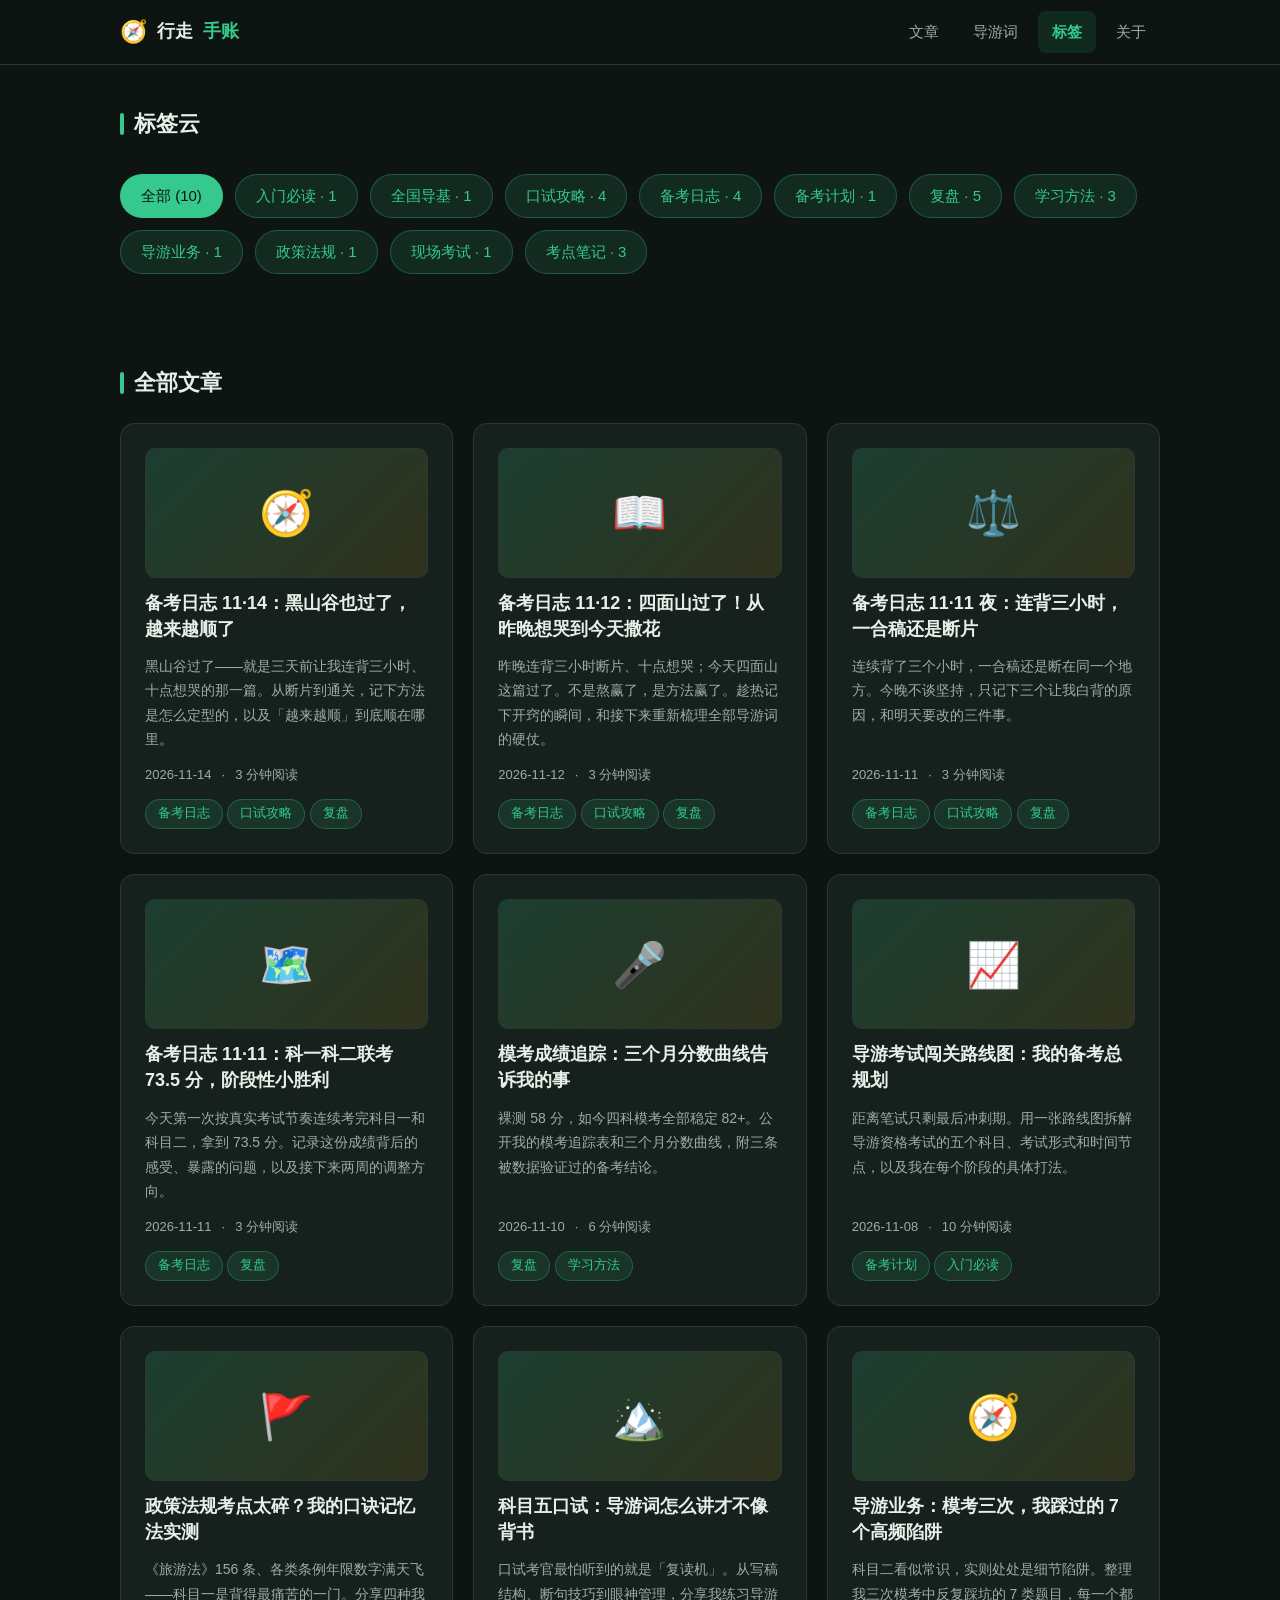
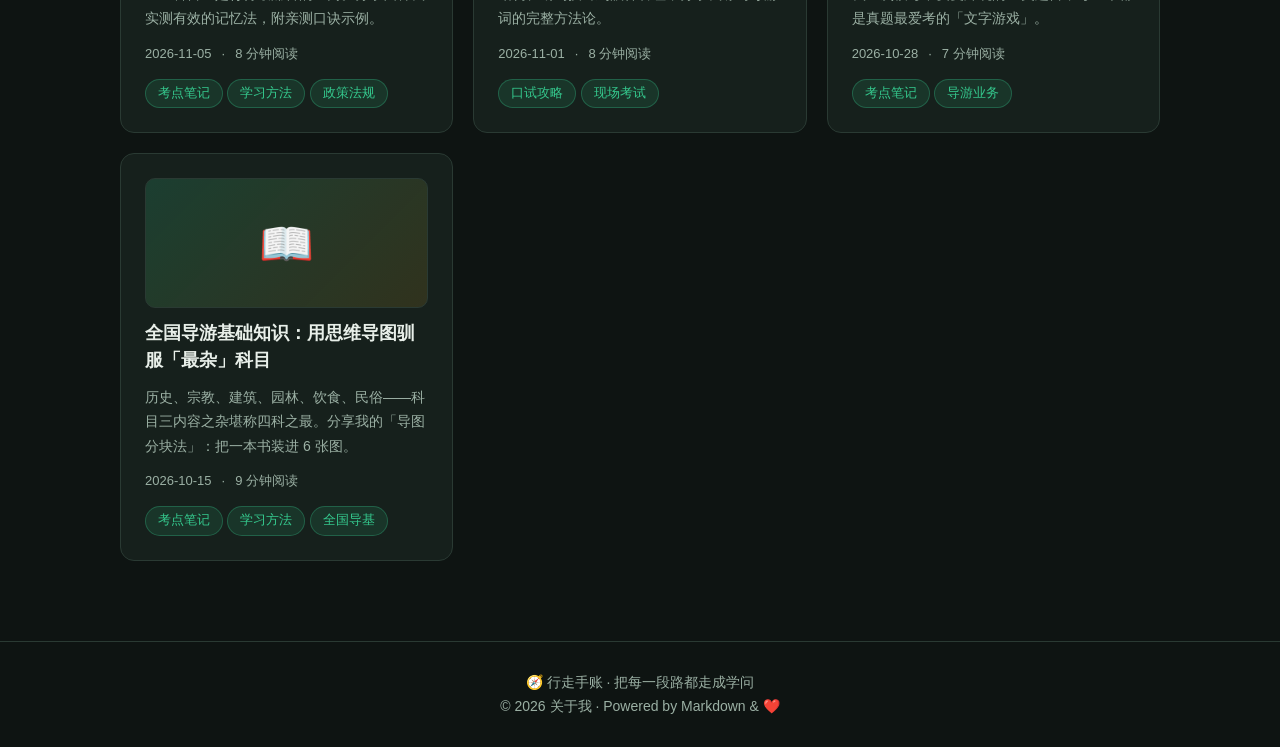
<file: tags.html>
<!DOCTYPE html>
<html lang="zh-CN">
<head>
  <meta charset="UTF-8" />
  <meta name="viewport" content="width=device-width, initial-scale=1.0" />
  <title>标签分类 · 行走手账</title>
  <link rel="stylesheet" href="assets/style.css" />
  <link rel="icon" href="data:image/svg+xml,<svg xmlns='http://www.w3.org/2000/svg' viewBox='0 0 100 100'><text y='.9em' font-size='90'>🧭</text></svg>" />
</head>
<body>
  <header class="site-header">
    <div class="container nav">
      <a class="logo" href="index.html"><span class="icon">🧭</span>行走<em>手账</em></a>
      <nav class="nav-links">
        <a href="index.html">文章</a>
        <a href="script.html">导游词</a>
        <a href="tags.html" class="active">标签</a>
        <a href="about.html">关于</a>
      </nav>
    </div>
  </header>

  <main class="container">
    <h2 class="section-title">标签云</h2>
    <div class="tag-cloud" id="tagCloud"></div>
    <h2 class="section-title" id="resultTitle">全部文章</h2>
    <div class="post-list" id="postList"></div>
  </main>

  <footer class="site-footer">
    <div class="container">
      <p>🧭 行走手账 · 把每一段路都走成学问</p>
      <p>© 2026 <a href="about.html">关于我</a> · Powered by Markdown &amp; ❤️</p>
    </div>
  </footer>

  <script src="assets/posts.js"></script>
  <script>
    const postList = document.getElementById("postList");
    const tagCloud = document.getElementById("tagCloud");
    const resultTitle = document.getElementById("resultTitle");
    let activeTag = new URLSearchParams(location.search).get("tag");

    function renderCloud() {
      const counts = {};
      POSTS.forEach(p => p.tags.forEach(t => counts[t] = (counts[t] || 0) + 1));
      tagCloud.innerHTML =
        `<a class="tag" data-tag="" style="cursor:pointer">全部 (${POSTS.length})</a>` +
        Object.keys(counts).sort().map(t =>
          `<a class="tag" data-tag="${t}" style="cursor:pointer">${t} · ${counts[t]}</a>`
        ).join("");
      tagCloud.querySelectorAll(".tag").forEach(el => {
        const t = el.dataset.tag;
        if ((activeTag || "") === t) el.style.cssText += ";background:var(--accent);color:#0e1412;";
      });
    }

    function renderList() {
      const list = POSTS
        .filter(p => !activeTag || p.tags.includes(activeTag))
        .sort((a, b) => b.date.localeCompare(a.date));
      resultTitle.textContent = activeTag ? `标签「${activeTag}」下的文章` : "全部文章";
      const icons = ["🧭", "📖", "⚖️", "🗺️", "🎤", "📈", "🚩", "🏔️"];
      postList.innerHTML = list.length
        ? list.map((p, i) => `
          <article class="post-card">
            <div class="cover">${icons[i % icons.length]}</div>
            <h3><a href="post.html?id=${p.id}">${p.title}</a></h3>
            <p class="excerpt">${p.excerpt}</p>
            <div class="post-meta">
              <span>${p.date}</span><span>·</span><span>${p.readTime} 分钟阅读</span>
            </div>
            <div>${p.tags.map(t => `<a class="tag" href="tags.html?tag=${encodeURIComponent(t)}">${t}</a>`).join(" ")}</div>
          </article>`).join("")
        : `<p class="empty-tip">该标签下暂无文章 🍃</p>`;
    }

    tagCloud.addEventListener("click", e => {
      const el = e.target.closest(".tag");
      if (!el) return;
      activeTag = el.dataset.tag || null;
      history.replaceState(null, "", activeTag ? `?tag=${encodeURIComponent(activeTag)}` : "?");
      renderCloud(); renderList();
    });

    renderCloud(); renderList();
  </script>
</body>
</html>
</file>
<file: assets/style.css>
/* ============ 导游备考记 · 全站样式 ============ */
:root {
  --bg: #0e1412;
  --bg-card: #16201c;
  --bg-card-hover: #1c2822;
  --border: #2a3a33;
  --text: #e8efe9;
  --text-dim: #9bb0a4;
  --accent: #35c98e;
  --accent-soft: rgba(53, 201, 142, 0.12);
  --accent2: #f0b429;
  --radius: 14px;
  --maxw: 1080px;
  --font: "PingFang SC", "Microsoft YaHei", "Noto Sans SC", -apple-system, sans-serif;
}

* { margin: 0; padding: 0; box-sizing: border-box; }

body {
  font-family: var(--font);
  background: var(--bg);
  color: var(--text);
  line-height: 1.75;
  -webkit-font-smoothing: antialiased;
}

a { color: var(--accent2); text-decoration: none; }
a:hover { text-decoration: underline; }

.container { max-width: var(--maxw); margin: 0 auto; padding: 0 20px; }

/* ---------- 顶部导航 ---------- */
.site-header {
  position: sticky; top: 0; z-index: 100;
  background: rgba(14, 20, 18, 0.85);
  backdrop-filter: blur(12px);
  border-bottom: 1px solid var(--border);
}
.nav {
  display: flex; align-items: center; justify-content: space-between;
  height: 64px;
}
.logo { display: flex; align-items: center; gap: 10px; font-weight: 700; font-size: 18px; color: var(--text); }
.logo:hover { text-decoration: none; }
.logo .icon { font-size: 22px; }
.logo em { color: var(--accent); font-style: normal; }
.nav-links { display: flex; gap: 6px; }
.nav-links a {
  color: var(--text-dim); padding: 8px 14px; border-radius: 8px;
  font-size: 15px; transition: all 0.2s;
}
.nav-links a:hover { color: var(--text); background: var(--bg-card); text-decoration: none; }
.nav-links a.active { color: var(--accent); background: var(--accent-soft); font-weight: 600; }

/* ---------- Hero ---------- */
.hero {
  padding: 72px 0 56px;
  background:
    radial-gradient(600px 300px at 85% 10%, rgba(53, 201, 142, 0.16), transparent),
    radial-gradient(500px 260px at 10% 90%, rgba(240, 180, 41, 0.1), transparent);
}
.hero h1 { font-size: 38px; line-height: 1.3; margin-bottom: 16px; }
.hero h1 em { color: var(--accent); font-style: normal; }
.hero p { color: var(--text-dim); max-width: 640px; font-size: 17px; }
.hero .meta-row { display: flex; gap: 12px; margin-top: 24px; flex-wrap: wrap; }
.chip {
  background: var(--bg-card); border: 1px solid var(--border);
  padding: 6px 14px; border-radius: 999px; font-size: 13px; color: var(--text-dim);
}

/* ---------- 文章列表 ---------- */
.section-title {
  font-size: 22px; margin: 40px 0 20px;
  display: flex; align-items: center; gap: 10px;
}
.section-title::before { content: ""; width: 4px; height: 22px; background: var(--accent); border-radius: 2px; }

.post-list { display: grid; grid-template-columns: repeat(auto-fill, minmax(320px, 1fr)); gap: 20px; padding-bottom: 60px; }
.post-card {
  background: var(--bg-card); border: 1px solid var(--border);
  border-radius: var(--radius); padding: 24px;
  display: flex; flex-direction: column; gap: 12px;
  transition: all 0.25s ease; position: relative;
}
.post-card:hover { transform: translateY(-4px); background: var(--bg-card-hover); border-color: rgba(53, 201, 142, 0.45); }
.post-card .cover {
  height: 130px; border-radius: 10px;
  display: flex; align-items: center; justify-content: center;
  font-size: 44px;
  background: linear-gradient(135deg, rgba(53, 201, 142, 0.18), rgba(240, 180, 41, 0.12));
  border: 1px solid var(--border);
}
.post-card h3 { font-size: 18px; line-height: 1.45; }
.post-card h3 a { color: var(--text); }
.post-card h3 a::after { content: ""; position: absolute; inset: 0; }
.post-card .excerpt { color: var(--text-dim); font-size: 14px; flex: 1; }
.post-card .post-meta { font-size: 13px; color: var(--text-dim); display: flex; align-items: center; gap: 10px; }

/* ---------- 标签 ---------- */
.tag {
  display: inline-block; padding: 3px 12px; border-radius: 999px;
  font-size: 12.5px; background: var(--accent-soft); color: var(--accent);
  border: 1px solid rgba(53, 201, 142, 0.3); position: relative; z-index: 2;
}
a.tag:hover { background: var(--accent); color: #0e1412; text-decoration: none; }
.tag-cloud { display: flex; flex-wrap: wrap; gap: 12px; padding: 10px 0 50px; }
.tag-cloud .tag { font-size: 15px; padding: 8px 20px; }

/* ---------- 文章详情 ---------- */
.article-wrap {
  max-width: 780px; margin: 0 auto; padding: 48px 20px 80px;
}
.article-header h1 { font-size: 32px; line-height: 1.4; margin: 14px 0; }
.article-header .post-meta { justify-content: flex-start; }
.back-link { font-size: 14px; color: var(--text-dim); }
.back-link:hover { color: var(--accent); }

.markdown-body { margin-top: 32px; font-size: 16.5px; }
.markdown-body h2 {
  font-size: 24px; margin: 36px 0 14px; padding-bottom: 8px;
  border-bottom: 1px solid var(--border);
}
.markdown-body h3 { font-size: 19px; margin: 26px 0 10px; }
.markdown-body p { margin: 14px 0; color: #d6e2d9; }
.markdown-body ul, .markdown-body ol { padding-left: 24px; margin: 12px 0; color: #d6e2d9; }
.markdown-body li { margin: 6px 0; }
.markdown-body blockquote {
  margin: 18px 0; padding: 12px 18px;
  border-left: 4px solid var(--accent);
  background: var(--accent-soft); border-radius: 0 10px 10px 0;
  color: var(--text);
}
.markdown-body code {
  background: #22302a; padding: 2px 7px; border-radius: 6px;
  font-size: 14px; font-family: "JetBrains Mono", Consolas, monospace;
  color: #ffd166;
}
.markdown-body pre {
  background: #101815; border: 1px solid var(--border);
  padding: 18px; border-radius: 10px; overflow-x: auto; margin: 18px 0;
}
.markdown-body pre code { background: transparent; padding: 0; color: #c8e0d2; line-height: 1.7; }
.markdown-body table { width: 100%; border-collapse: collapse; margin: 18px 0; font-size: 15px; }
.markdown-body th, .markdown-body td { border: 1px solid var(--border); padding: 10px 14px; text-align: left; }
.markdown-body th { background: var(--bg-card); color: var(--text); }
.markdown-body td { color: #d6e2d9; }
.markdown-body hr { border: none; border-top: 1px solid var(--border); margin: 30px 0; }
.markdown-body strong { color: var(--text); }

.article-footer {
  margin-top: 48px; padding-top: 24px; border-top: 1px solid var(--border);
  display: flex; justify-content: space-between; align-items: center; gap: 16px; flex-wrap: wrap;
}
.article-footer .next-link { font-size: 15px; }

/* ---------- 关于页 ---------- */
.about-hero { text-align: center; padding: 64px 0 20px; }
.avatar {
  width: 96px; height: 96px; border-radius: 50%; margin: 0 auto 20px;
  background: linear-gradient(135deg, var(--accent), var(--accent2));
  display: flex; align-items: center; justify-content: center; font-size: 44px;
  border: 3px solid var(--border);
}
.about-body { max-width: 720px; margin: 0 auto; padding-bottom: 80px; }
.stat-grid { display: grid; grid-template-columns: repeat(auto-fit, minmax(140px, 1fr)); gap: 16px; margin: 32px 0; }
.stat-card {
  background: var(--bg-card); border: 1px solid var(--border); border-radius: var(--radius);
  padding: 20px; text-align: center;
}
.stat-card .num { font-size: 26px; font-weight: 700; color: var(--accent); }
.stat-card .label { font-size: 13px; color: var(--text-dim); margin-top: 4px; }

/* ---------- 过滤条 ---------- */
.filter-bar { display: flex; gap: 10px; flex-wrap: wrap; margin: 24px 0; }
.filter-btn {
  background: var(--bg-card); border: 1px solid var(--border); color: var(--text-dim);
  padding: 7px 16px; border-radius: 999px; font-size: 14px; cursor: pointer;
  font-family: var(--font); transition: all 0.2s;
}
.filter-btn:hover { color: var(--text); border-color: var(--accent); }
.filter-btn.active { background: var(--accent); border-color: var(--accent); color: #0e1412; }

.empty-tip { color: var(--text-dim); text-align: center; padding: 60px 0; grid-column: 1 / -1; }

/* ---------- 页脚 ---------- */
.site-footer {
  border-top: 1px solid var(--border); padding: 28px 0; margin-top: 20px;
  color: var(--text-dim); font-size: 14px; text-align: center;
}
.site-footer a { color: var(--text-dim); }
.site-footer a:hover { color: var(--accent); }

@media (max-width: 640px) {
  .hero h1 { font-size: 28px; }
  .nav-links a { padding: 8px 9px; font-size: 14px; }
  .article-header h1 { font-size: 25px; }
}
</file>
